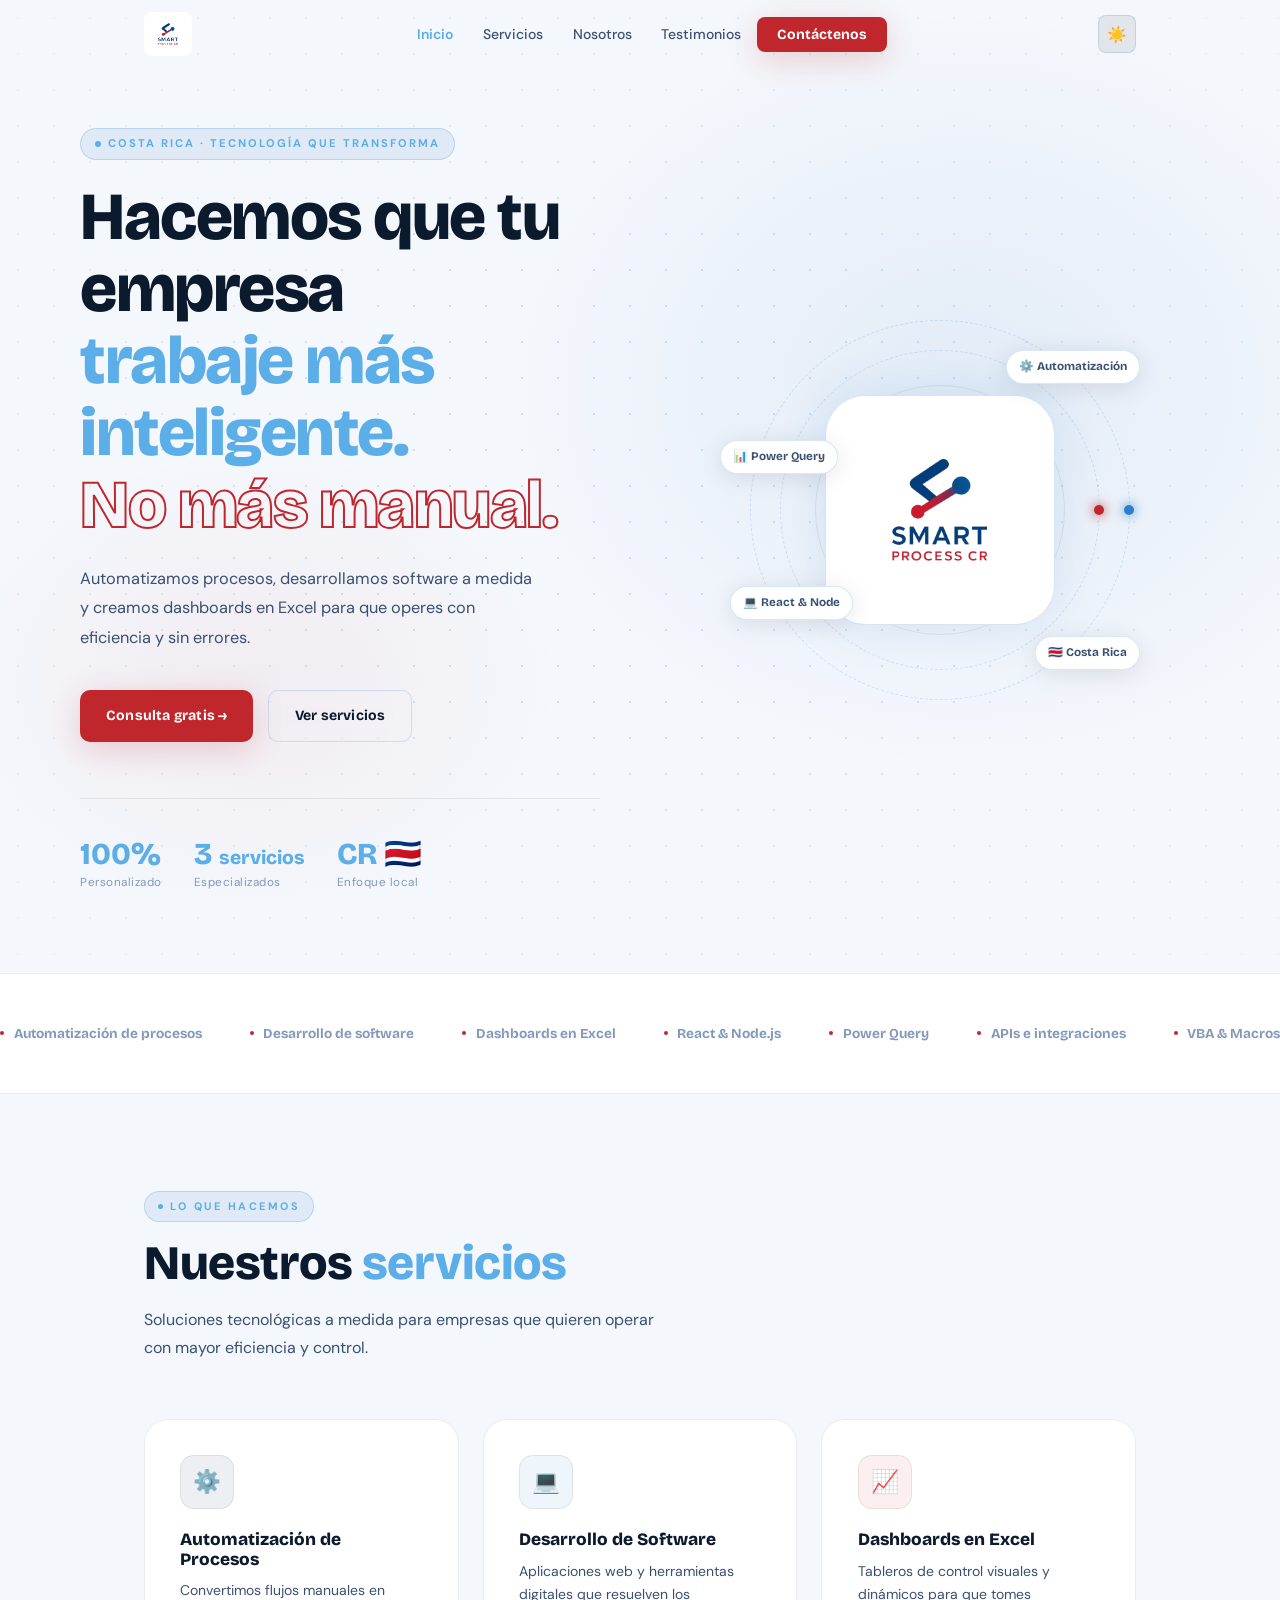
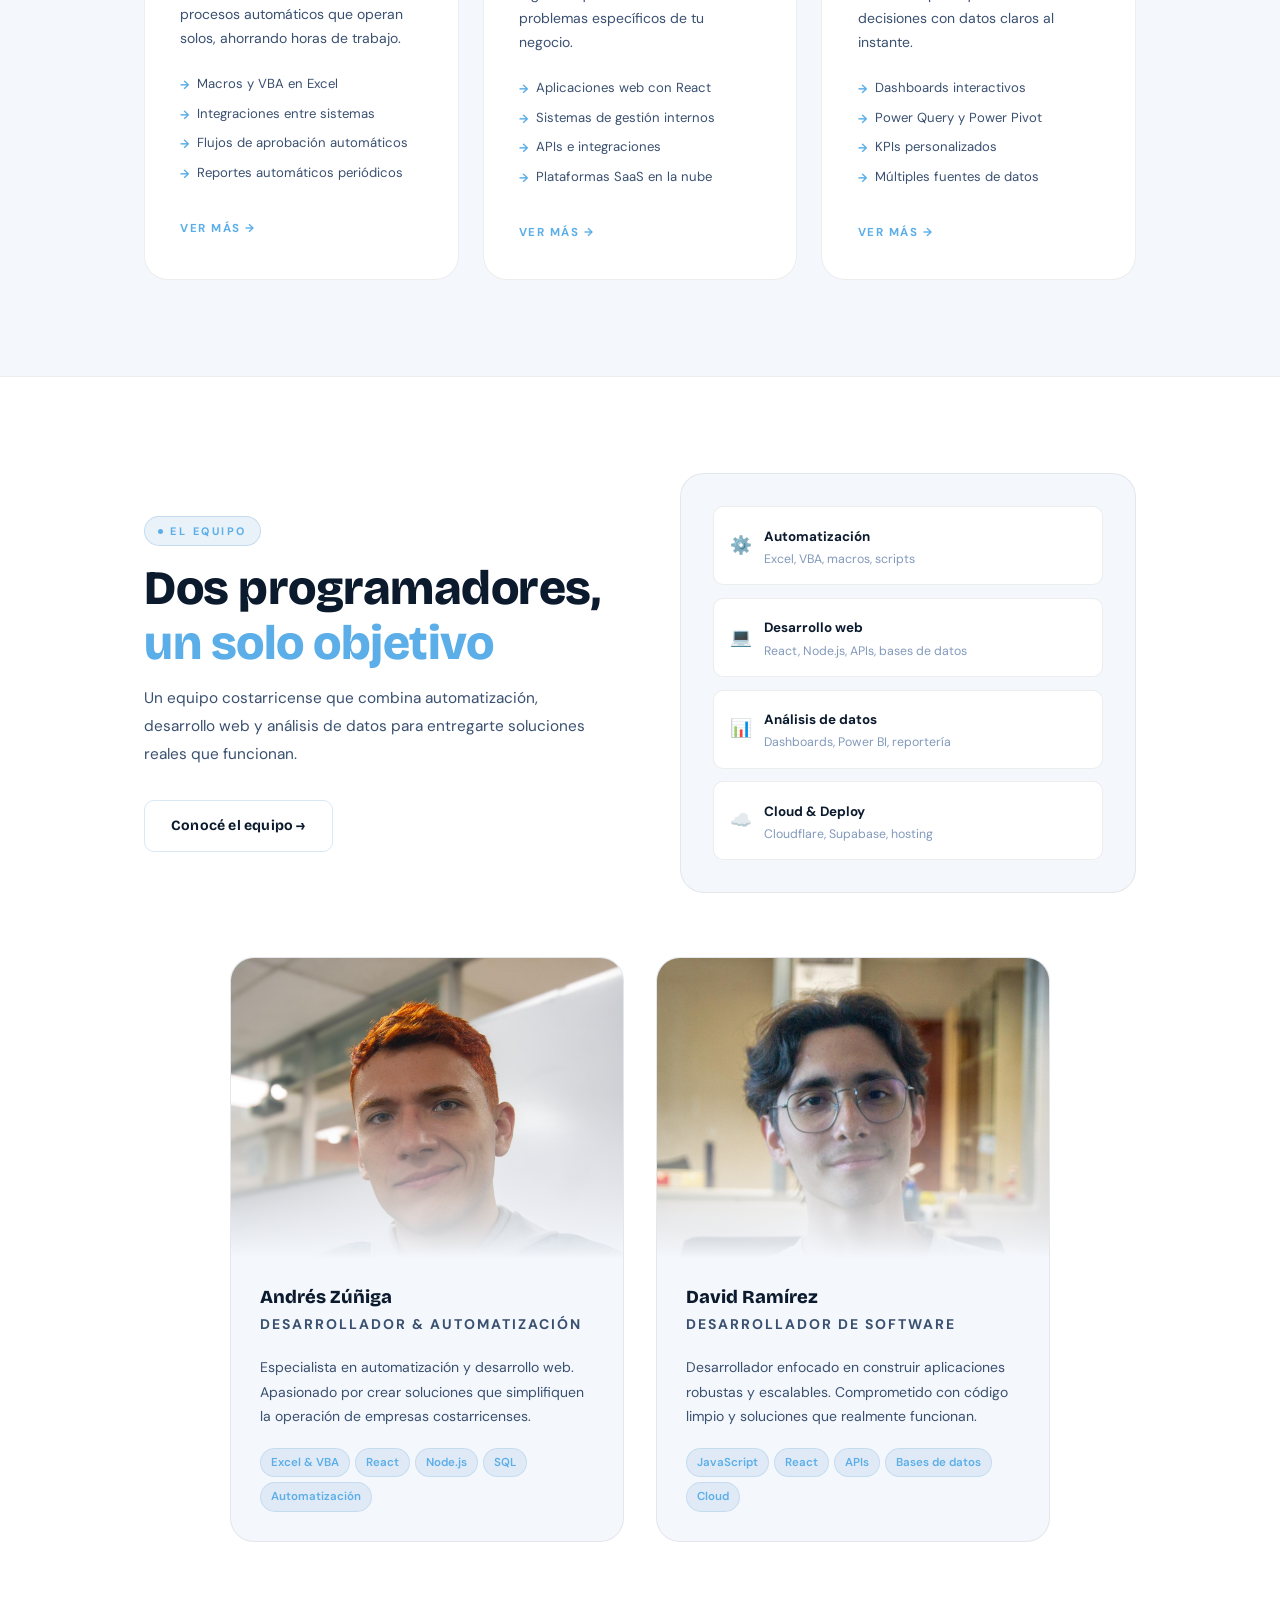
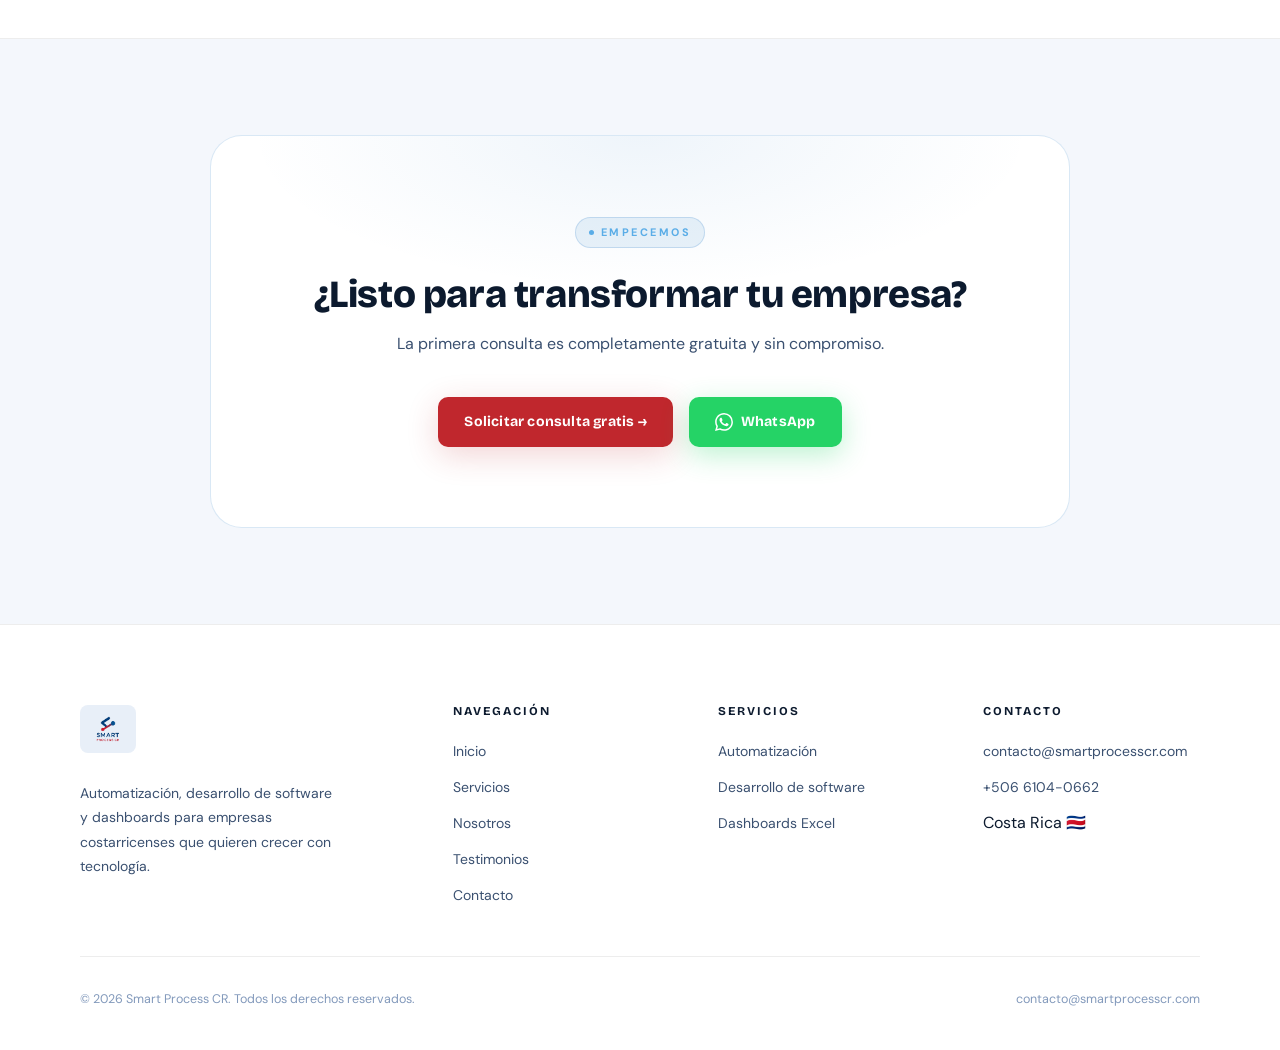
<file: index.html>
<!DOCTYPE html>
<html lang="es">
<head>
<meta charset="UTF-8"/>
<meta name="viewport" content="width=device-width, initial-scale=1.0"/>
<title>Smart Process CR | Automatización y Desarrollo de Software en Costa Rica</title>
<meta name="description" content="Automatizamos procesos, desarrollamos software a medida y creamos dashboards en Excel para empresas en Costa Rica. Consulta gratuita."/>
<meta name="keywords" content="automatización de procesos Costa Rica, desarrollo de software Costa Rica, dashboards Excel, VBA macros, React Node.js, Smart Process CR"/>
<meta name="author" content="Smart Process CR"/>
<meta name="robots" content="index, follow"/>
<meta name="google-site-verification" content="BAEIshDh8p-yCnTy0fV3lmQ-oF3_NEMjQHT_U4vtE6g"/>
<link rel="canonical" href="https://smartprocesscr.com/"/>

<!-- Favicons -->
<link rel="icon" type="image/x-icon" href="favicon.ico"/>
<link rel="icon" type="image/png" sizes="32x32" href="favicon.ico"/>
<link rel="apple-touch-icon" sizes="180x180" href="apple-touch-icon.png"/>
<link rel="icon" type="image/png" sizes="192x192" href="favicon-192.png"/>
<link rel="icon" type="image/png" sizes="512x512" href="favicon-512.png"/>

<!-- Open Graph (para compartir en redes sociales y vista previa en Google) -->
<meta property="og:type" content="website"/>
<meta property="og:url" content="https://smartprocesscr.com/"/>
<meta property="og:title" content="Smart Process CR | Automatización y Desarrollo de Software"/>
<meta property="og:description" content="Automatizamos procesos, desarrollamos software a medida y creamos dashboards en Excel para empresas en Costa Rica."/>
<meta property="og:image" content="https://smartprocesscr.com/favicon-512.png"/>
<meta property="og:locale" content="es_CR"/>
<meta property="og:site_name" content="Smart Process CR"/>

<!-- Twitter Card -->
<meta name="twitter:card" content="summary_large_image"/>
<meta name="twitter:title" content="Smart Process CR | Automatización y Desarrollo de Software"/>
<meta name="twitter:description" content="Automatizamos procesos, desarrollamos software a medida y creamos dashboards en Excel para empresas en Costa Rica."/>
<meta name="twitter:image" content="https://smartprocesscr.com/favicon-512.png"/>

<!-- Schema.org (datos estructurados para Google) -->
<script type="application/ld+json">
{
  "@context": "https://schema.org",
  "@type": "LocalBusiness",
  "name": "Smart Process CR",
  "description": "Automatización de procesos, desarrollo de software y dashboards en Excel para empresas en Costa Rica.",
  "url": "https://smartprocesscr.com",
  "logo": "https://smartprocesscr.com/favicon-512.png",
  "email": "contacto@smartprocesscr.com",
  "telephone": "+50661040662",
  "address": {
    "@type": "PostalAddress",
    "addressCountry": "CR",
    "addressRegion": "Costa Rica"
  },
  "sameAs": [],
  "serviceArea": { "@type": "Country", "name": "Costa Rica" },
  "priceRange": "$$"
}
</script>

<link rel="stylesheet" href="css/global.css"/>
<style>
/* ══ HERO ══ */
#hero {
  min-height: 100vh;
  display: flex; align-items: center;
  padding: 8rem 5% 5rem;
  position: relative; overflow: hidden;
}
/* Mesh background */
.hero-mesh {
  position: absolute; inset: 0; pointer-events: none; z-index: 0;
  background:
    radial-gradient(ellipse 55% 60% at 75% 40%, rgba(47,126,199,.11) 0%, transparent 65%),
    radial-gradient(ellipse 40% 40% at 20% 70%, rgba(192,39,45,.07) 0%, transparent 60%);
  transition: background .35s;
}
[data-theme="light"] .hero-mesh {
  background:
    radial-gradient(ellipse 55% 60% at 75% 40%, rgba(47,126,199,.09) 0%, transparent 65%),
    radial-gradient(ellipse 40% 40% at 20% 70%, rgba(192,39,45,.05) 0%, transparent 60%);
}
/* Grid dot pattern */
.hero-dots {
  position: absolute; inset: 0; pointer-events: none; z-index: 0;
  background-image: radial-gradient(circle, var(--border) 1px, transparent 1px);
  background-size: 36px 36px;
  mask-image: radial-gradient(ellipse 80% 80% at 50% 50%, black 30%, transparent 100%);
}

.hero-inner {
  max-width: 1120px; margin: 0 auto; width: 100%;
  display: grid; grid-template-columns: 1fr 1fr;
  gap: 5rem; align-items: center; position: relative; z-index: 1;
}

/* Left */
.hero-badge {
  display: inline-flex; align-items: center; gap: 7px;
  font-size: .7rem; font-weight: 700; letter-spacing: 2px; text-transform: uppercase;
  color: var(--blue-h); background: rgba(47,126,199,.1);
  border: 1px solid rgba(47,126,199,.22); border-radius: 20px;
  padding: 5px 14px; margin-bottom: 1.4rem;
}
.hero-badge::before { content:''; width:6px;height:6px;border-radius:50%;background:var(--blue-h);animation:blink 2s infinite; }

.hero-h1 {
  font-size: clamp(2.6rem, 5.5vw, 4.2rem);
  font-weight: 800; color: var(--text1);
  letter-spacing: -1.5px; line-height: 1.07;
  margin-bottom: 1.4rem;
}
.hero-h1 .line2 { color: var(--blue-h); display: block; }
.hero-h1 .line3 {
  color: transparent;
  -webkit-text-stroke: 1.5px var(--red);
  display: block;
}
[data-theme="light"] .hero-h1 .line3 { -webkit-text-stroke: 2px var(--red); }

.hero-p { font-size: 1.02rem; color: var(--text2); margin-bottom: 2.4rem; max-width: 460px; line-height: 1.8; }
.hero-btns { display: flex; gap: .9rem; flex-wrap: wrap; margin-bottom: 3.5rem; }

.hero-metrics {
  display: flex; gap: 2rem;
  padding-top: 2.5rem; border-top: 1px solid var(--border2);
}
.metric-num {
  font-family: var(--font-h); font-size: 1.9rem; font-weight: 800;
  color: var(--text1); line-height: 1;
}
.metric-num span { color: var(--blue-h); }
.metric-label { font-size: .73rem; color: var(--text3); letter-spacing: .5px; margin-top: .2rem; }

/* Right — logo visual */
.hero-visual {
  display: flex; align-items: center; justify-content: center;
  position: relative;
}
.logo-frame {
  width: 380px; height: 380px;
  display: flex; align-items: center; justify-content: center;
  position: relative;
}
/* Animated rings */
.ring {
  position: absolute; border-radius: 50%;
  border: 1px dashed var(--border);
  animation: spin 20s linear infinite;
}
.ring-1 { inset: 0; animation-duration: 22s; }
.ring-2 { inset: 30px; animation-direction: reverse; animation-duration: 16s; }
.ring-3 { inset: 65px; animation-duration: 28s; border-style: solid; border-color: var(--border2); }
@keyframes spin { to { transform: rotate(360deg); } }

/* Dots on rings */
.ring-dot {
  position: absolute; width: 10px; height: 10px; border-radius: 50%;
  top: 50%; left: 50%; transform-origin: 0 0;
}
.rd-blue { background: var(--blue); box-shadow: 0 0 12px var(--blue); }
.rd-red  { background: var(--red);  box-shadow: 0 0 12px var(--red); }

/* Logo container */
.logo-center {
  position: relative; z-index: 2;
  width: 230px; height: 230px;
  background: var(--bg2);
  border: 1px solid var(--border);
  border-radius: 40px;
  display: flex; align-items: center; justify-content: center;
  box-shadow: var(--sh-blue);
  animation: float 5s ease-in-out infinite;
}
.logo-center img {
  width: 170px; height: 170px; object-fit: contain;
  /* PNG has black bg — clip it out with mix-blend-mode in dark, show bg in light */
}
/* Dark: logo tiene fondo negro → usamos lighten para que se transparente */
:root:not([data-theme="light"]) .logo-center img,
[data-theme="dark"] .logo-center img {
  mix-blend-mode: lighten;
}
/* Light: ponemos el contenedor con fondo blanco limpio */
[data-theme="light"] .logo-center { background: #fff; border-color: rgba(47,126,199,.2); }
[data-theme="light"] .logo-center img { mix-blend-mode: multiply; }

@keyframes float { 0%,100%{transform:translateY(0)} 50%{transform:translateY(-14px)} }

/* Floating tech pills */
.tech-pill {
  position: absolute; background: var(--bg2); border: 1px solid var(--border);
  border-radius: 20px; padding: 6px 12px;
  font-family: var(--font-h); font-size: .73rem; font-weight: 700; color: var(--text2);
  white-space: nowrap; animation: float 4s ease-in-out infinite;
  box-shadow: var(--sh-card); z-index: 3;
}
.pill-1 { top: 30px; right: -10px; animation-delay: 0s; }
.pill-2 { bottom: 80px; left: -20px; animation-delay: -1.5s; }
.pill-3 { top: 120px; left: -30px; animation-delay: -.8s; }
.pill-4 { bottom: 30px; right: -10px; animation-delay: -2.2s; }

/* ══ SERVICES ══ */
#servicios { padding: 6rem 0; }
.srv-grid { display: grid; grid-template-columns: repeat(3,1fr); gap: 1.5rem; }
.srv-card {
  background: var(--bg2); border: 1px solid var(--border2);
  border-radius: var(--r-lg); padding: 2.2rem;
  transition: all .35s ease; position: relative; overflow: hidden;
}
.srv-card::before {
  content: ''; position: absolute; top: 0; left: 0; right: 0; height: 3px;
  background: linear-gradient(90deg, var(--blue) 0%, var(--red) 100%);
  transform: scaleX(0); transition: transform .4s ease;
  transform-origin: left;
}
.srv-card:hover { border-color: var(--border); box-shadow: var(--sh-blue); transform: translateY(-6px); }
.srv-card:hover::before { transform: scaleX(1); }

.srv-ico {
  width: 54px; height: 54px; border-radius: 14px;
  display: flex; align-items: center; justify-content: center;
  font-size: 1.4rem; margin-bottom: 1.3rem;
  border: 1px solid var(--border2);
}
.ico-a { background: rgba(27,58,107,.18); }
.ico-d { background: rgba(47,126,199,.14); }
.ico-x { background: rgba(192,39,45,.14); }
[data-theme="light"] .ico-a { background: rgba(27,58,107,.08); }
[data-theme="light"] .ico-d { background: rgba(47,126,199,.08); }
[data-theme="light"] .ico-x { background: rgba(192,39,45,.07); }

.srv-card h3 { font-size: 1.08rem; font-weight: 800; color: var(--text1); margin-bottom: .6rem; }
.srv-card p  { font-size: .875rem; color: var(--text2); line-height: 1.7; margin-bottom: 1.4rem; }
.srv-items   { list-style: none; display: flex; flex-direction: column; gap: .45rem; margin-bottom: 1.8rem; }
.srv-items li { font-size: .82rem; color: var(--text2); display: flex; gap: 8px; }
.srv-items li::before { content:'→'; color:var(--blue-h); font-weight:700; font-size:.75rem; margin-top:2px; flex-shrink:0; }
.srv-more { font-size: .72rem; font-weight: 700; text-transform: uppercase; letter-spacing: 1.5px; color: var(--blue-h); text-decoration: none; display: inline-flex; align-items: center; gap: 5px; transition: gap .2s; }
.srv-more:hover { gap: 10px; }

/* ══ MARQUEE ══ */
#marquee { padding: 3rem 0; overflow: hidden; border-top: 1px solid var(--border2); border-bottom: 1px solid var(--border2); background: var(--bg2); }
.marquee-track {
  display: flex; gap: 3rem; width: max-content;
  animation: marquee 22s linear infinite;
}
@keyframes marquee { to { transform: translateX(-50%); } }
.marquee-item { display: flex; align-items: center; gap: .6rem; font-family: var(--font-h); font-weight: 700; font-size: .85rem; color: var(--text3); white-space: nowrap; }
.marquee-item .dot { width: 4px; height: 4px; border-radius: 50%; background: var(--red); }

/* ══ EQUIPO ══ */
#equipo { padding: 6rem 0; background: var(--bg2); border-top: 1px solid var(--border2); border-bottom: 1px solid var(--border2); }
.equipo-header { display: grid; grid-template-columns: 1fr 1fr; gap: 5rem; align-items: center; margin-bottom: 4rem; }
.skills-box {
  background: var(--bg); border: 1px solid var(--border2);
  border-radius: var(--r-lg); padding: 2rem; display: flex; flex-direction: column; gap: .8rem;
}
.skill-row {
  display: flex; align-items: center; gap: 12px; padding: .9rem 1rem;
  background: var(--bg2); border: 1px solid var(--border2);
  border-radius: var(--r-sm); transition: border-color .25s;
}
.skill-row:hover { border-color: var(--border); }
.skill-row .si { font-size: 1.1rem; }
.skill-row strong { font-size: .84rem; font-weight: 700; color: var(--text1); }
.skill-row span   { font-size: .77rem; color: var(--text3); display: block; }

.team-grid { display: grid; grid-template-columns: repeat(2,1fr); gap: 2rem; max-width: 820px; margin: 0 auto; }
.team-card {
  background: var(--bg); border: 1px solid var(--border2);
  border-radius: var(--r-lg); overflow: hidden;
  transition: all .35s ease;
}
.team-card:hover { border-color: var(--border); box-shadow: var(--sh-card); transform: translateY(-5px); }
.tc-photo { position: relative; height: 300px; overflow: hidden; }
.tc-photo img { width:100%; height:100%; object-fit:cover; object-position:center top; transition:transform .5s ease; }
.team-card:hover .tc-photo img { transform: scale(1.05); }
.tc-overlay { position:absolute;inset:0;background:linear-gradient(to top,var(--bg) 0%,transparent 55%); }
.tc-body { padding: 1.8rem; }
.tc-body h3 { font-size:1.15rem;font-weight:800;color:var(--text1);margin-bottom:.2rem; }
.tc-role { font-size:.7rem;font-weight:700;letter-spacing:2px;text-transform:uppercase;color:var(--blue-h);margin-bottom:1rem; }
.tc-body p { font-size:.875rem;color:var(--text2);line-height:1.75;margin-bottom:1.2rem; }
.chips { display:flex;flex-wrap:wrap;gap:5px; }
.chip { background:rgba(47,126,199,.1);border:1px solid rgba(47,126,199,.14);color:var(--blue-h);font-size:.72rem;font-weight:600;padding:4px 10px;border-radius:20px; }

/* ══ CTA ══ */
#cta { padding: 6rem 0; }
.cta-card {
  max-width: 860px; margin: 0 auto;
  background: var(--bg2); border: 1px solid var(--border);
  border-radius: var(--r-xl); padding: 5rem 4rem; text-align: center;
  position: relative; overflow: hidden;
}
.cta-card::before {
  content:''; position:absolute; inset:0;
  background: radial-gradient(ellipse 70% 60% at 50% 0%, rgba(47,126,199,.08) 0%, transparent 65%);
  pointer-events:none;
}
.cta-card h2 { font-size: clamp(1.8rem,3vw,2.5rem); font-weight:800; color:var(--text1); margin-bottom:.9rem; letter-spacing:-.4px; }
.cta-card p  { font-size:1rem;color:var(--text2);margin-bottom:2.5rem; }
.cta-btns    { display:flex;gap:1rem;justify-content:center;flex-wrap:wrap; }
.btn-wa { background:#25D366;color:#fff;box-shadow:0 8px 28px rgba(37,211,102,.3); }
.btn-wa:hover { background:#1fba58;box-shadow:0 12px 36px rgba(37,211,102,.4); }

/* ══ RESPONSIVE ══ */
@media(max-width:900px){
  .hero-inner{grid-template-columns:1fr;text-align:center;gap:3rem}
  .hero-p{margin:0 auto 2.4rem}
  .hero-btns{justify-content:center}
  .hero-metrics{justify-content:center}
  .hero-visual{order:-1}
  .logo-frame{width:280px;height:280px}
  .logo-center{width:180px;height:180px;border-radius:30px}
  .logo-center img{width:130px;height:130px}
  .tech-pill{display:none}
  .srv-grid{grid-template-columns:1fr}
  .equipo-header{grid-template-columns:1fr;gap:2.5rem}
  .team-grid{grid-template-columns:1fr}
  .cta-card{padding:3.5rem 2rem}
}
@media(max-width:560px){.hero-metrics{flex-wrap:wrap;gap:1.5rem}}
</style>
</head>
<body>
<div id="nav-placeholder"></div>

<!-- ══ HERO ══ -->
<section id="hero">
  <div class="hero-mesh"></div>
  <div class="hero-dots"></div>
  <div class="hero-inner">

    <div class="hero-text">
      <div class="hero-badge">Costa Rica · Tecnología que transforma</div>
      <h1 class="hero-h1">
        Hacemos que tu empresa<br>
        <span class="line2">trabaje más inteligente.</span>
        <span class="line3">No más manual.</span>
      </h1>
      <p class="hero-p">Automatizamos procesos, desarrollamos software a medida y creamos dashboards en Excel para que operes con eficiencia y sin errores.</p>
      <div class="hero-btns">
        <a href="pages/contacto.html" class="btn btn-red">Consulta gratis →</a>
        <a href="pages/servicios.html" class="btn btn-outline">Ver servicios</a>
      </div>
      <div class="hero-metrics">
        <div>
          <div class="metric-num"><span data-count="100" data-suffix="%">0%</span></div>
          <div class="metric-label">Personalizado</div>
        </div>
        <div>
          <div class="metric-num"><span data-count="3">0</span> <span style="color:var(--blue-h);font-size:1.2rem">servicios</span></div>
          <div class="metric-label">Especializados</div>
        </div>
        <div>
          <div class="metric-num" style="color:var(--blue-h)">CR 🇨🇷</div>
          <div class="metric-label">Enfoque local</div>
        </div>
      </div>
    </div>

    <div class="hero-visual reveal right">
      <div class="logo-frame">
        <div class="ring ring-1"></div>
        <div class="ring ring-2"></div>
        <div class="ring ring-3"></div>
        <!-- Animated dot on outer ring -->
        <div style="position:absolute;inset:0;animation:spin 10s linear infinite;border-radius:50%">
          <div class="ring-dot rd-blue" style="transform:translateX(-50%) translateY(-50%) rotate(0deg) translateX(189px)"></div>
        </div>
        <div style="position:absolute;inset:0;animation:spin 14s linear infinite reverse;border-radius:50%">
          <div class="ring-dot rd-red" style="transform:translateX(-50%) translateY(-50%) translateX(159px)"></div>
        </div>
        <div class="logo-center">
          <img src="imagenes/logo.png" alt="Smart Process CR"/>
        </div>
        <div class="tech-pill pill-1">⚙️ Automatización</div>
        <div class="tech-pill pill-2">💻 React & Node</div>
        <div class="tech-pill pill-3">📊 Power Query</div>
        <div class="tech-pill pill-4">🇨🇷 Costa Rica</div>
      </div>
    </div>

  </div>
</section>

<!-- ══ MARQUEE ══ -->
<div id="marquee">
  <div class="marquee-track">
    <span class="marquee-item"><span class="dot"></span>Automatización de procesos</span>
    <span class="marquee-item"><span class="dot"></span>Desarrollo de software</span>
    <span class="marquee-item"><span class="dot"></span>Dashboards en Excel</span>
    <span class="marquee-item"><span class="dot"></span>React &amp; Node.js</span>
    <span class="marquee-item"><span class="dot"></span>Power Query</span>
    <span class="marquee-item"><span class="dot"></span>APIs e integraciones</span>
    <span class="marquee-item"><span class="dot"></span>VBA &amp; Macros</span>
    <span class="marquee-item"><span class="dot"></span>Sistemas SaaS</span>
    <span class="marquee-item"><span class="dot"></span>Costa Rica 🇨🇷</span>
    <!-- duplicate for seamless loop -->
    <span class="marquee-item"><span class="dot"></span>Automatización de procesos</span>
    <span class="marquee-item"><span class="dot"></span>Desarrollo de software</span>
    <span class="marquee-item"><span class="dot"></span>Dashboards en Excel</span>
    <span class="marquee-item"><span class="dot"></span>React &amp; Node.js</span>
    <span class="marquee-item"><span class="dot"></span>Power Query</span>
    <span class="marquee-item"><span class="dot"></span>APIs e integraciones</span>
    <span class="marquee-item"><span class="dot"></span>VBA &amp; Macros</span>
    <span class="marquee-item"><span class="dot"></span>Sistemas SaaS</span>
    <span class="marquee-item"><span class="dot"></span>Costa Rica 🇨🇷</span>
  </div>
</div>

<!-- ══ SERVICIOS ══ -->
<section id="servicios">
  <div class="section-inner">
    <span class="tag">Lo que hacemos</span>
    <h2 class="h-title">Nuestros <em>servicios</em></h2>
    <p class="h-sub">Soluciones tecnológicas a medida para empresas que quieren operar con mayor eficiencia y control.</p>
    <div class="srv-grid">
      <div class="srv-card reveal up">
        <div class="srv-ico ico-a">⚙️</div>
        <h3>Automatización de Procesos</h3>
        <p>Convertimos flujos manuales en procesos automáticos que operan solos, ahorrando horas de trabajo.</p>
        <ul class="srv-items">
          <li>Macros y VBA en Excel</li>
          <li>Integraciones entre sistemas</li>
          <li>Flujos de aprobación automáticos</li>
          <li>Reportes automáticos periódicos</li>
        </ul>
        <a href="pages/servicios.html#automatizacion" class="srv-more">Ver más →</a>
      </div>
      <div class="srv-card reveal up" style="transition-delay:.1s">
        <div class="srv-ico ico-d">💻</div>
        <h3>Desarrollo de Software</h3>
        <p>Aplicaciones web y herramientas digitales que resuelven los problemas específicos de tu negocio.</p>
        <ul class="srv-items">
          <li>Aplicaciones web con React</li>
          <li>Sistemas de gestión internos</li>
          <li>APIs e integraciones</li>
          <li>Plataformas SaaS en la nube</li>
        </ul>
        <a href="pages/servicios.html#software" class="srv-more">Ver más →</a>
      </div>
      <div class="srv-card reveal up" style="transition-delay:.2s">
        <div class="srv-ico ico-x">📈</div>
        <h3>Dashboards en Excel</h3>
        <p>Tableros de control visuales y dinámicos para que tomes decisiones con datos claros al instante.</p>
        <ul class="srv-items">
          <li>Dashboards interactivos</li>
          <li>Power Query y Power Pivot</li>
          <li>KPIs personalizados</li>
          <li>Múltiples fuentes de datos</li>
        </ul>
        <a href="pages/servicios.html#dashboards" class="srv-more">Ver más →</a>
      </div>
    </div>
  </div>
</section>

<!-- ══ EQUIPO ══ -->
<section id="equipo">
  <div class="section-inner">
    <div class="equipo-header">
      <div class="reveal left">
        <span class="tag">El equipo</span>
        <h2 class="h-title">Dos programadores,<br><em>un solo objetivo</em></h2>
        <p style="color:var(--text2);font-size:.96rem;line-height:1.8;margin-bottom:2rem">Un equipo costarricense que combina automatización, desarrollo web y análisis de datos para entregarte soluciones reales que funcionan.</p>
        <a href="pages/nosotros.html" class="btn btn-outline">Conocé el equipo →</a>
      </div>
      <div class="skills-box reveal right">
        <div class="skill-row"><span class="si">⚙️</span><div><strong>Automatización</strong><span>Excel, VBA, macros, scripts</span></div></div>
        <div class="skill-row"><span class="si">💻</span><div><strong>Desarrollo web</strong><span>React, Node.js, APIs, bases de datos</span></div></div>
        <div class="skill-row"><span class="si">📊</span><div><strong>Análisis de datos</strong><span>Dashboards, Power BI, reportería</span></div></div>
        <div class="skill-row"><span class="si">☁️</span><div><strong>Cloud &amp; Deploy</strong><span>Cloudflare, Supabase, hosting</span></div></div>
      </div>
    </div>
    <div class="team-grid">
      <div class="team-card reveal up">
        <div class="tc-photo">
          <img src="imagenes/andres.jpeg" alt="Andrés Zúñiga"/>
          <div class="tc-overlay"></div>
        </div>
        <div class="tc-body">
          <h3>Andrés Zúñiga</h3>
          <p class="tc-role">Desarrollador & Automatización</p>
          <p>Especialista en automatización y desarrollo web. Apasionado por crear soluciones que simplifiquen la operación de empresas costarricenses.</p>
          <div class="chips">
            <span class="chip">Excel & VBA</span><span class="chip">React</span><span class="chip">Node.js</span><span class="chip">SQL</span><span class="chip">Automatización</span>
          </div>
        </div>
      </div>
      <div class="team-card reveal up" style="transition-delay:.12s">
        <div class="tc-photo">
          <img src="imagenes/david.jpeg" alt="David Ramírez"/>
          <div class="tc-overlay"></div>
        </div>
        <div class="tc-body">
          <h3>David Ramírez</h3>
          <p class="tc-role">Desarrollador de Software</p>
          <p>Desarrollador enfocado en construir aplicaciones robustas y escalables. Comprometido con código limpio y soluciones que realmente funcionan.</p>
          <div class="chips">
            <span class="chip">JavaScript</span><span class="chip">React</span><span class="chip">APIs</span><span class="chip">Bases de datos</span><span class="chip">Cloud</span>
          </div>
        </div>
      </div>
    </div>
  </div>
</section>

<!-- ══ CTA ══ -->
<section id="cta">
  <div class="section-inner">
    <div class="cta-card reveal up">
      <span class="tag" style="margin-bottom:1.5rem">Empecemos</span>
      <h2>¿Listo para transformar tu empresa?</h2>
      <p>La primera consulta es completamente gratuita y sin compromiso.</p>
      <div class="cta-btns">
        <a href="pages/contacto.html" class="btn btn-red">Solicitar consulta gratis →</a>
        <a href="https://wa.me/50661040662" target="_blank" class="btn btn-wa">
          <svg width="18" height="18" viewBox="0 0 24 24" fill="currentColor"><path d="M17.472 14.382c-.297-.149-1.758-.867-2.03-.967-.273-.099-.471-.148-.67.15-.197.297-.767.966-.94 1.164-.173.199-.347.223-.644.075-.297-.15-1.255-.463-2.39-1.475-.883-.788-1.48-1.761-1.653-2.059-.173-.297-.018-.458.13-.606.134-.133.298-.347.446-.52.149-.174.198-.298.298-.497.099-.198.05-.371-.025-.52-.075-.149-.669-1.612-.916-2.207-.242-.579-.487-.5-.669-.51-.173-.008-.371-.01-.57-.01-.198 0-.52.074-.792.372-.272.297-1.04 1.016-1.04 2.479 0 1.462 1.065 2.875 1.213 3.074.149.198 2.096 3.2 5.077 4.487.709.306 1.262.489 1.694.625.712.227 1.36.195 1.871.118.571-.085 1.758-.719 2.006-1.413.248-.694.248-1.289.173-1.413-.074-.124-.272-.198-.57-.347m-5.421 7.403h-.004a9.87 9.87 0 01-5.031-1.378l-.361-.214-3.741.982.998-3.648-.235-.374a9.86 9.86 0 01-1.51-5.26c.001-5.45 4.436-9.884 9.888-9.884 2.64 0 5.122 1.03 6.988 2.898a9.825 9.825 0 012.893 6.994c-.003 5.45-4.437 9.884-9.885 9.884m8.413-18.297A11.815 11.815 0 0012.05 0C5.495 0 .16 5.335.157 11.892c0 2.096.547 4.142 1.588 5.945L.057 24l6.305-1.654a11.882 11.882 0 005.683 1.448h.005c6.554 0 11.89-5.335 11.893-11.893a11.821 11.821 0 00-3.48-8.413Z"/></svg>
          WhatsApp
        </a>
      </div>
    </div>
  </div>
</section>

<div id="footer-placeholder"></div>
<script src="js/components.js"></script>
</body>
</html>
</file>
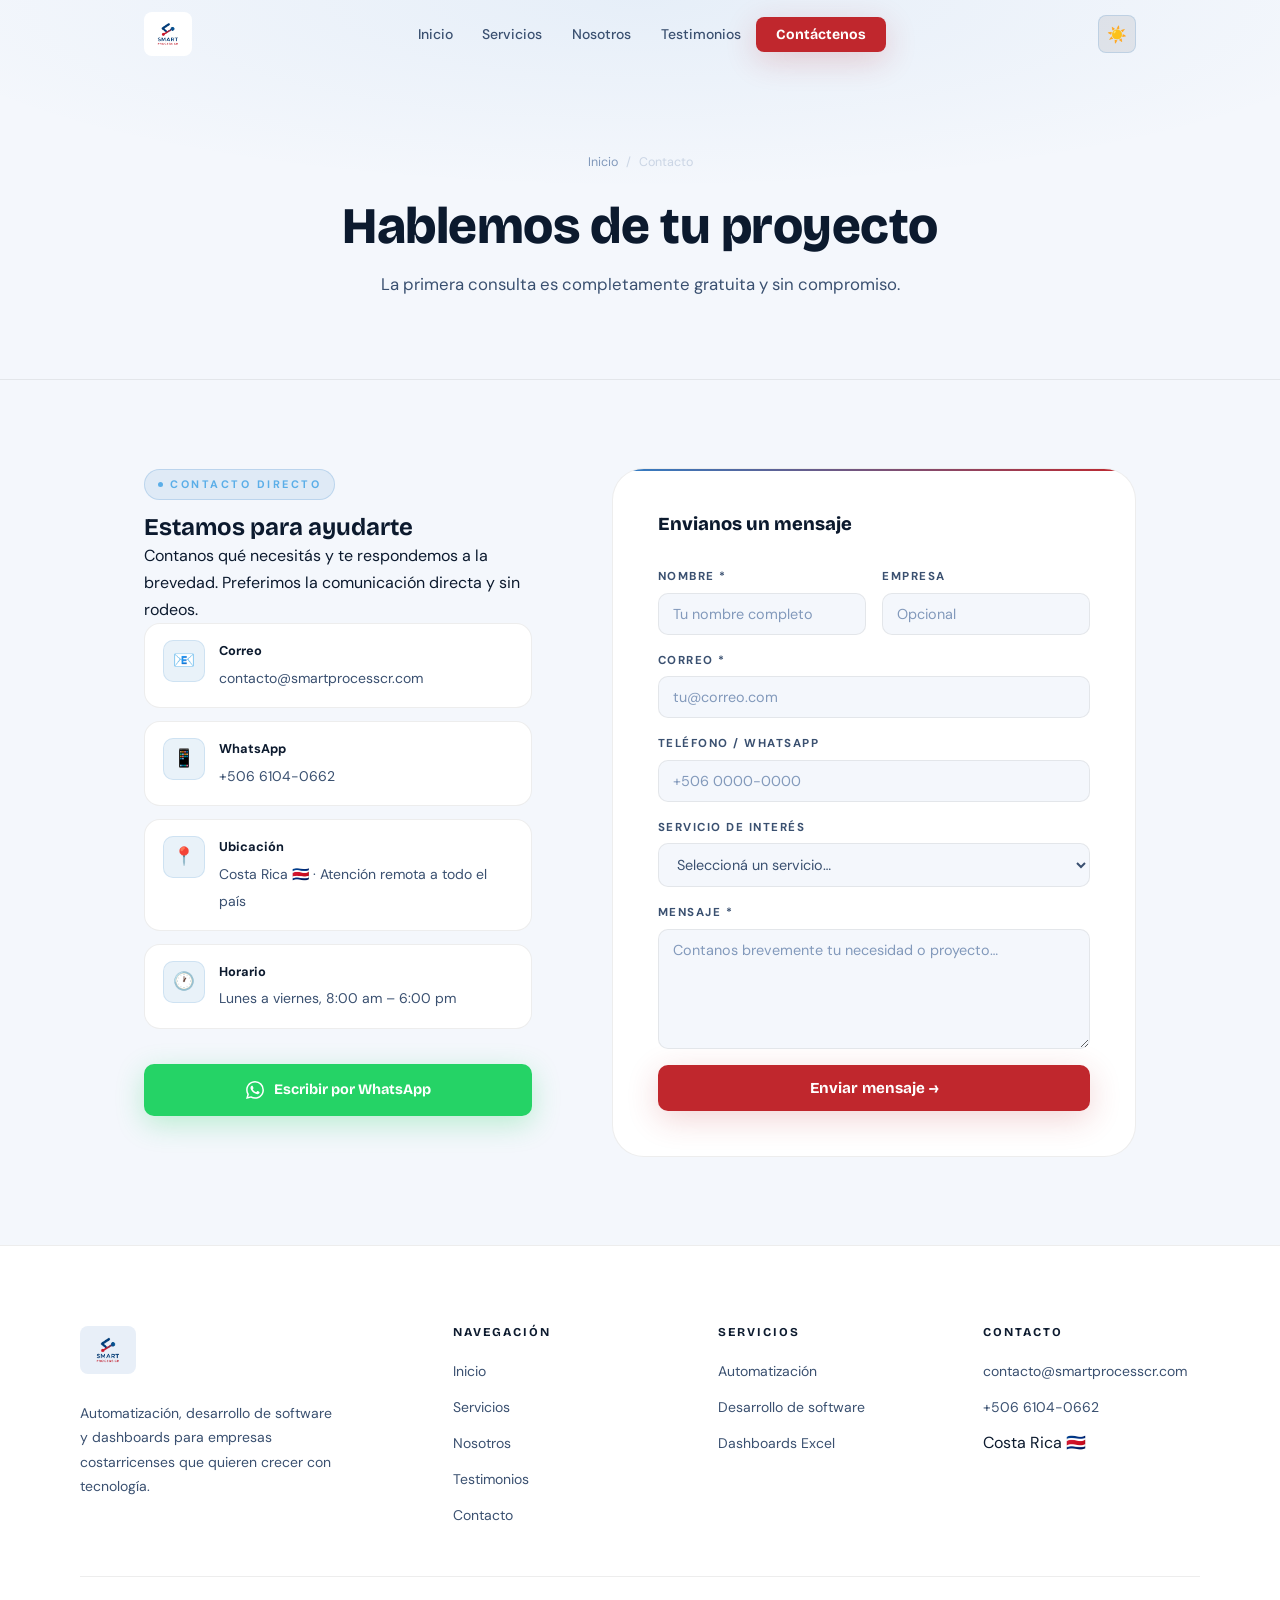
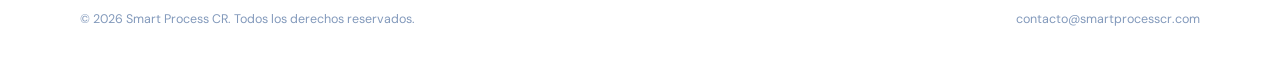
<file: pages/contacto.html>
<!DOCTYPE html>
<html lang="es">
<head>
<meta charset="UTF-8"/>
<meta name="viewport" content="width=device-width, initial-scale=1.0"/>
<title>Contacto | Smart Process CR</title>
<meta name="description" content="Contactá a Smart Process CR para una consulta gratuita sobre automatización de procesos, desarrollo de software o dashboards en Excel."/>
<meta name="robots" content="index, follow"/>
<link rel="canonical" href="https://smartprocesscr.com/pages/contacto.html"/>
<link rel="icon" type="image/x-icon" href="../favicon.ico"/>
<link rel="apple-touch-icon" sizes="180x180" href="../apple-touch-icon.png"/>
<link rel="icon" type="image/png" sizes="192x192" href="../favicon-192.png"/>
<meta property="og:title" content="Contacto | Smart Process CR"/>
<meta property="og:description" content="La primera consulta es completamente gratuita y sin compromiso."/>
<meta property="og:image" content="https://smartprocesscr.com/favicon-512.png"/>
<meta property="og:site_name" content="Smart Process CR"/>
<link rel="stylesheet" href="../css/global.css"/>
<style>
.contacto { padding: 5.5rem 0; }
.c-grid { display: grid; grid-template-columns: 1fr 1.35fr; gap: 5rem; align-items: start; }
.c-info h2 { font-size:clamp(1.6rem,2.5vw,2.1rem);font-weight:800;color:var(--text1);margin-bottom:.8rem;letter-spacing:-.3px; }
.c-info > p { color:var(--text2);margin-bottom:2.2rem;line-height:1.8;font-size:.95rem; }
.c-items { display:flex;flex-direction:column;gap:.8rem;margin-bottom:2.2rem; }
.c-item {
  display:flex;align-items:flex-start;gap:14px;padding:1rem 1.1rem;
  background:var(--bg2);border:1px solid var(--border2);border-radius:var(--r-md);
  transition:border-color .25s;
}
.c-item:hover { border-color:var(--border); }
.c-ico { width:42px;height:42px;border-radius:10px;background:rgba(47,126,199,.1);border:1px solid rgba(47,126,199,.14);display:flex;align-items:center;justify-content:center;font-size:1.1rem;flex-shrink:0; }
.c-data strong { display:block;font-size:.8rem;font-weight:700;color:var(--text1);margin-bottom:2px; }
.c-data a,.c-data span { font-size:.875rem;color:var(--text2);text-decoration:none;transition:color .2s; }
.c-data a:hover { color:var(--blue-h); }
.wa-big { display:flex;align-items:center;gap:10px;background:#25D366;color:#fff;padding:14px 22px;border-radius:var(--r-sm);font-family:var(--font-h);font-weight:700;font-size:.9rem;text-decoration:none;transition:all .3s;justify-content:center;box-shadow:0 8px 28px rgba(37,211,102,.28); }
.wa-big:hover { background:#1fba58;transform:translateY(-2px);box-shadow:0 12px 36px rgba(37,211,102,.38); }

/* Form */
.c-form {
  background:var(--bg2);border:1px solid var(--border2);
  border-radius:var(--r-xl);padding:2.8rem;position:relative;overflow:hidden;
}
.c-form::before { content:'';position:absolute;top:0;left:0;right:0;height:2px;background:linear-gradient(90deg,var(--blue),var(--red)); }
.c-form h3 { font-size:1.15rem;font-weight:800;color:var(--text1);margin-bottom:2rem; }
.f-row { display:grid;grid-template-columns:1fr 1fr;gap:1rem; }
.f-group { display:flex;flex-direction:column;gap:6px;margin-bottom:1rem; }
.f-group label { font-size:.72rem;font-weight:700;color:var(--text2);letter-spacing:1.5px;text-transform:uppercase; }
.f-group input,
.f-group select,
.f-group textarea {
  background:var(--bg);border:1.5px solid var(--border2);
  border-radius:var(--r-sm);padding:11px 14px;
  font-family:var(--font-b);font-size:.9rem;color:var(--text1);
  transition:border-color .2s,box-shadow .2s;outline:none;width:100%;
}
.f-group input::placeholder,
.f-group textarea::placeholder { color:var(--text3); }
.f-group input:focus,
.f-group select:focus,
.f-group textarea:focus { border-color:var(--blue);box-shadow:0 0 0 3px rgba(47,126,199,.1); }
/* Select light/dark fix */
.f-group select { color:var(--text2); }
.f-group select option { background:var(--bg2);color:var(--text1); }
.f-group textarea { resize:vertical;min-height:120px; }
.btn-send {
  background:var(--red);color:#fff;border:none;border-radius:var(--r-sm);
  padding:14px;font-family:var(--font-h);font-size:.95rem;font-weight:700;
  cursor:pointer;width:100%;transition:all .3s;display:flex;align-items:center;justify-content:center;gap:8px;
  box-shadow:var(--sh-red);
}
.btn-send:hover { background:var(--red-h);transform:translateY(-2px);box-shadow:0 12px 36px rgba(192,39,45,.38); }
.btn-send:disabled { opacity:.6;cursor:not-allowed;transform:none; }
.f-ok { display:none;background:rgba(37,211,102,.08);border:1px solid rgba(37,211,102,.2);border-radius:var(--r-sm);padding:1rem;font-size:.875rem;color:#2E7D32;margin-top:1rem;text-align:center; }
[data-theme="dark"] .f-ok { color:#66BB6A; }

@media(max-width:780px){ .c-grid{grid-template-columns:1fr} .f-row{grid-template-columns:1fr} }
</style>
</head>
<body>
<div id="nav-placeholder"></div>
<div class="page-hero">
  <div class="breadcrumb"><a href="../index.html">Inicio</a><span>/</span><span>Contacto</span></div>
  <h1>Hablemos de tu proyecto</h1>
  <p>La primera consulta es completamente gratuita y sin compromiso.</p>
</div>
<section class="contacto">
  <div class="section-inner">
    <div class="c-grid">
      <div class="reveal left">
        <span class="tag">Contacto directo</span>
        <h2>Estamos para ayudarte</h2>
        <p>Contanos qué necesitás y te respondemos a la brevedad. Preferimos la comunicación directa y sin rodeos.</p>
        <div class="c-items">
          <div class="c-item"><div class="c-ico">📧</div><div class="c-data"><strong>Correo</strong><a href="mailto:contacto@smartprocesscr.com">contacto@smartprocesscr.com</a></div></div>
          <div class="c-item"><div class="c-ico">📱</div><div class="c-data"><strong>WhatsApp</strong><a href="https://wa.me/50661040662" target="_blank">+506 6104-0662</a></div></div>
          <div class="c-item"><div class="c-ico">📍</div><div class="c-data"><strong>Ubicación</strong><span>Costa Rica 🇨🇷 · Atención remota a todo el país</span></div></div>
          <div class="c-item"><div class="c-ico">🕐</div><div class="c-data"><strong>Horario</strong><span>Lunes a viernes, 8:00 am – 6:00 pm</span></div></div>
        </div>
        <a href="https://wa.me/50661040662" target="_blank" class="wa-big">
          <svg width="18" height="18" viewBox="0 0 24 24" fill="currentColor"><path d="M17.472 14.382c-.297-.149-1.758-.867-2.03-.967-.273-.099-.471-.148-.67.15-.197.297-.767.966-.94 1.164-.173.199-.347.223-.644.075-.297-.15-1.255-.463-2.39-1.475-.883-.788-1.48-1.761-1.653-2.059-.173-.297-.018-.458.13-.606.134-.133.298-.347.446-.52.149-.174.198-.298.298-.497.099-.198.05-.371-.025-.52-.075-.149-.669-1.612-.916-2.207-.242-.579-.487-.5-.669-.51-.173-.008-.371-.01-.57-.01-.198 0-.52.074-.792.372-.272.297-1.04 1.016-1.04 2.479 0 1.462 1.065 2.875 1.213 3.074.149.198 2.096 3.2 5.077 4.487.709.306 1.262.489 1.694.625.712.227 1.36.195 1.871.118.571-.085 1.758-.719 2.006-1.413.248-.694.248-1.289.173-1.413-.074-.124-.272-.198-.57-.347m-5.421 7.403h-.004a9.87 9.87 0 01-5.031-1.378l-.361-.214-3.741.982.998-3.648-.235-.374a9.86 9.86 0 01-1.51-5.26c.001-5.45 4.436-9.884 9.888-9.884 2.64 0 5.122 1.03 6.988 2.898a9.825 9.825 0 012.893 6.994c-.003 5.45-4.437 9.884-9.885 9.884m8.413-18.297A11.815 11.815 0 0012.05 0C5.495 0 .16 5.335.157 11.892c0 2.096.547 4.142 1.588 5.945L.057 24l6.305-1.654a11.882 11.882 0 005.683 1.448h.005c6.554 0 11.89-5.335 11.893-11.893a11.821 11.821 0 00-3.48-8.413Z"/></svg>
          Escribir por WhatsApp
        </a>
      </div>
      <div class="c-form reveal right">
        <h3>Envianos un mensaje</h3>
        <div class="f-row">
          <div class="f-group">
            <label for="nombre">Nombre *</label>
            <input type="text" id="nombre" name="nombre" placeholder="Tu nombre completo" required/>
          </div>
          <div class="f-group">
            <label for="empresa">Empresa</label>
            <input type="text" id="empresa" name="empresa" placeholder="Opcional"/>
          </div>
        </div>
        <div class="f-group">
          <label for="email">Correo *</label>
          <input type="email" id="email" name="email" placeholder="tu@correo.com" required/>
        </div>
        <div class="f-group">
          <label for="tel">Teléfono / WhatsApp</label>
          <input type="tel" id="tel" name="telefono" placeholder="+506 0000-0000"/>
        </div>
        <div class="f-group">
          <label for="servicio">Servicio de interés</label>
          <select id="servicio" name="servicio">
            <option value="">Seleccioná un servicio…</option>
            <option>Automatización de procesos</option>
            <option>Desarrollo de software</option>
            <option>Dashboards y reportería en Excel</option>
            <option>Otro / No estoy seguro</option>
          </select>
        </div>
        <div class="f-group">
          <label for="msg">Mensaje *</label>
          <textarea id="msg" name="mensaje" placeholder="Contanos brevemente tu necesidad o proyecto…" required></textarea>
        </div>
        <button class="btn-send" id="send-btn" type="button" onclick="enviar()">Enviar mensaje →</button>
        <div class="f-ok" id="f-ok">✅ ¡Gracias! Nos pondremos en contacto muy pronto.</div>
        <div class="f-err" id="f-err" style="display:none;background:rgba(192,39,45,.08);border:1px solid rgba(192,39,45,.2);border-radius:var(--r-sm);padding:1rem;font-size:.875rem;color:#C0272D;margin-top:1rem;text-align:center;">
          ❌ Hubo un problema al enviar. Intentá de nuevo o escribinos por WhatsApp.
        </div>
      </div>
    </div>
  </div>
</section>
<div id="footer-placeholder"></div>
<script src="../js/components.js"></script>
<script>
async function enviar() {
  const nombre  = document.getElementById('nombre').value.trim();
  const email   = document.getElementById('email').value.trim();
  const mensaje = document.getElementById('msg').value.trim();

  if (!nombre || !email || !mensaje) {
    alert('Por favor completá los campos obligatorios (*).');
    return;
  }

  const btn = document.getElementById('send-btn');
  btn.disabled = true;
  btn.textContent = 'Enviando…';
  document.getElementById('f-err').style.display = 'none';

  const data = {
    nombre:   nombre,
    email:    email,
    empresa:  document.getElementById('empresa').value.trim(),
    telefono: document.getElementById('tel').value.trim(),
    servicio: document.getElementById('servicio').value,
    mensaje:  mensaje
  };

  try {
    const res = await fetch('https://formspree.io/f/meernory', {
      method:  'POST',
      headers: { 'Content-Type': 'application/json', 'Accept': 'application/json' },
      body:    JSON.stringify(data)
    });

    if (res.ok) {
      document.getElementById('f-ok').style.display = 'block';
      btn.textContent = 'Mensaje enviado ✓';
      // Limpiar campos
      ['nombre','empresa','email','tel','msg'].forEach(id => document.getElementById(id).value = '');
      document.getElementById('servicio').value = '';
    } else {
      throw new Error('Error del servidor');
    }
  } catch (err) {
    document.getElementById('f-err').style.display = 'block';
    btn.disabled = false;
    btn.textContent = 'Enviar mensaje →';
  }
}
</script>
</body>
</html>
</file>
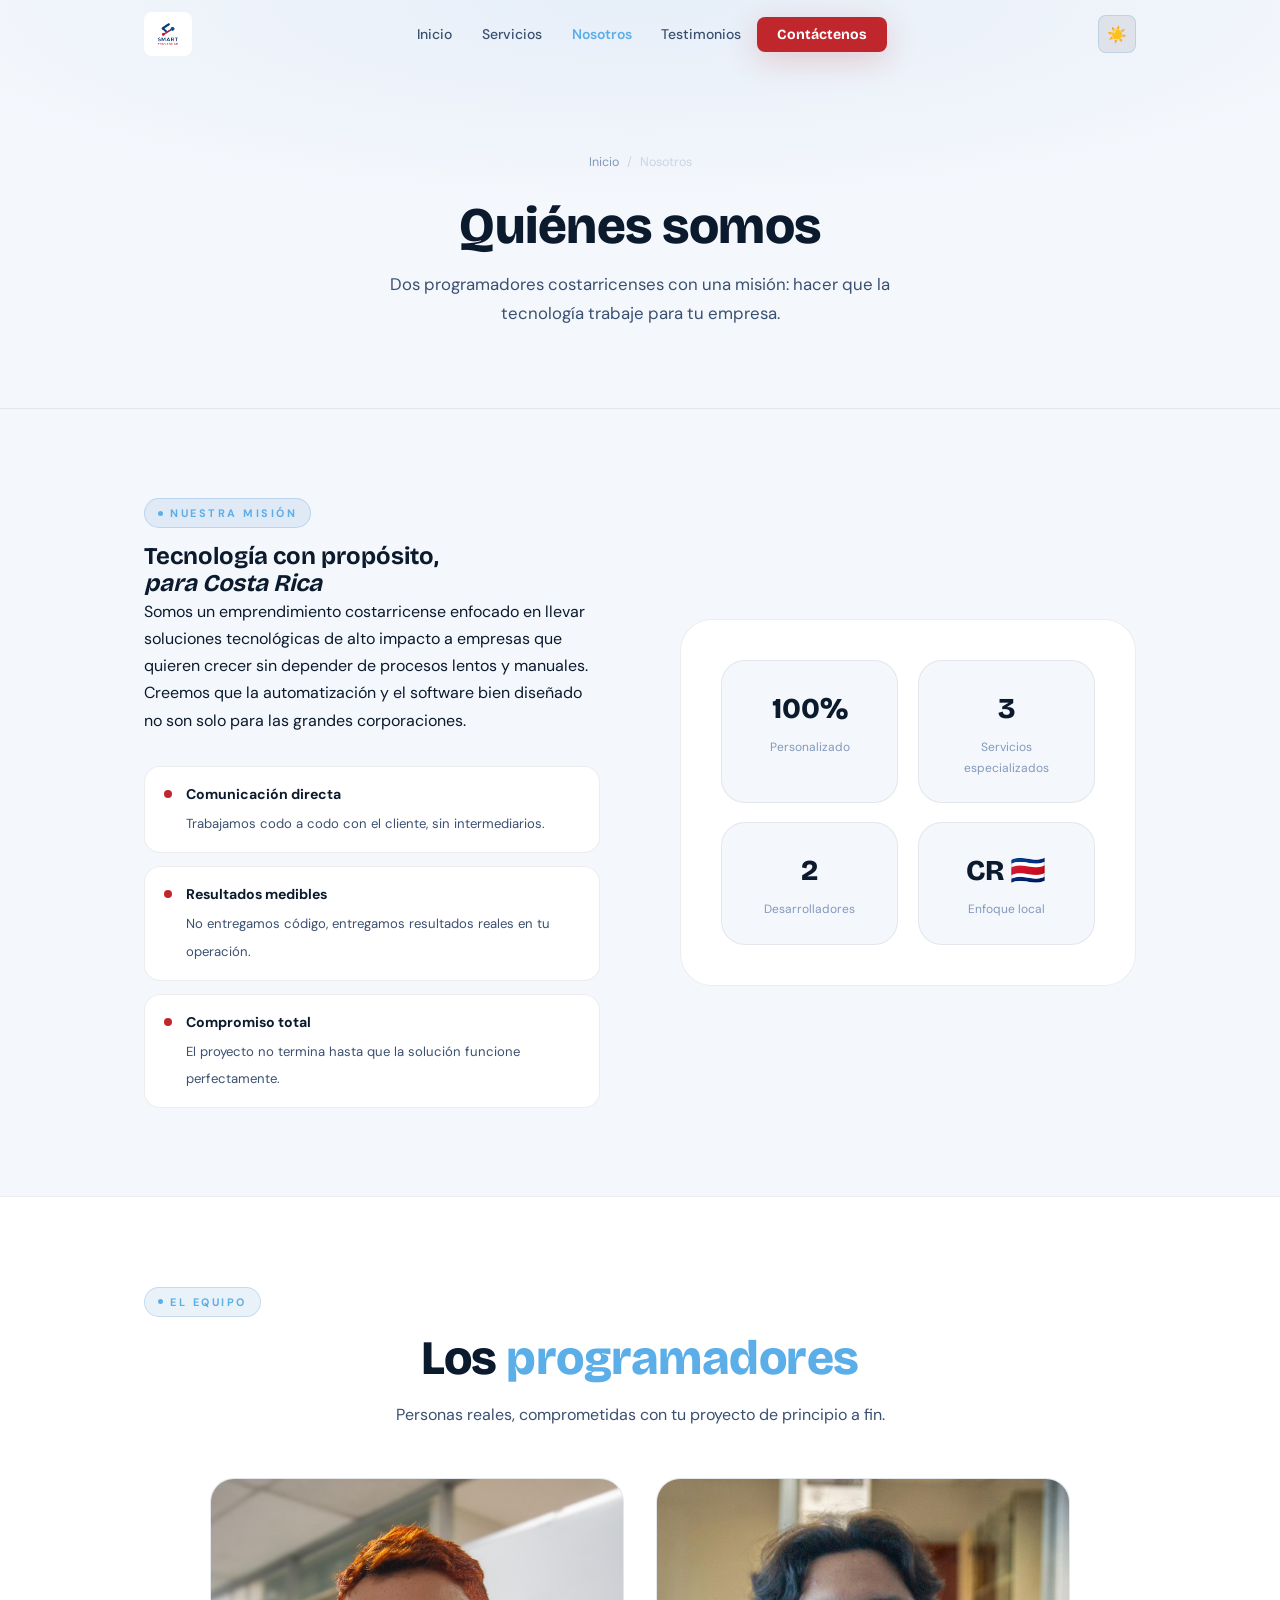
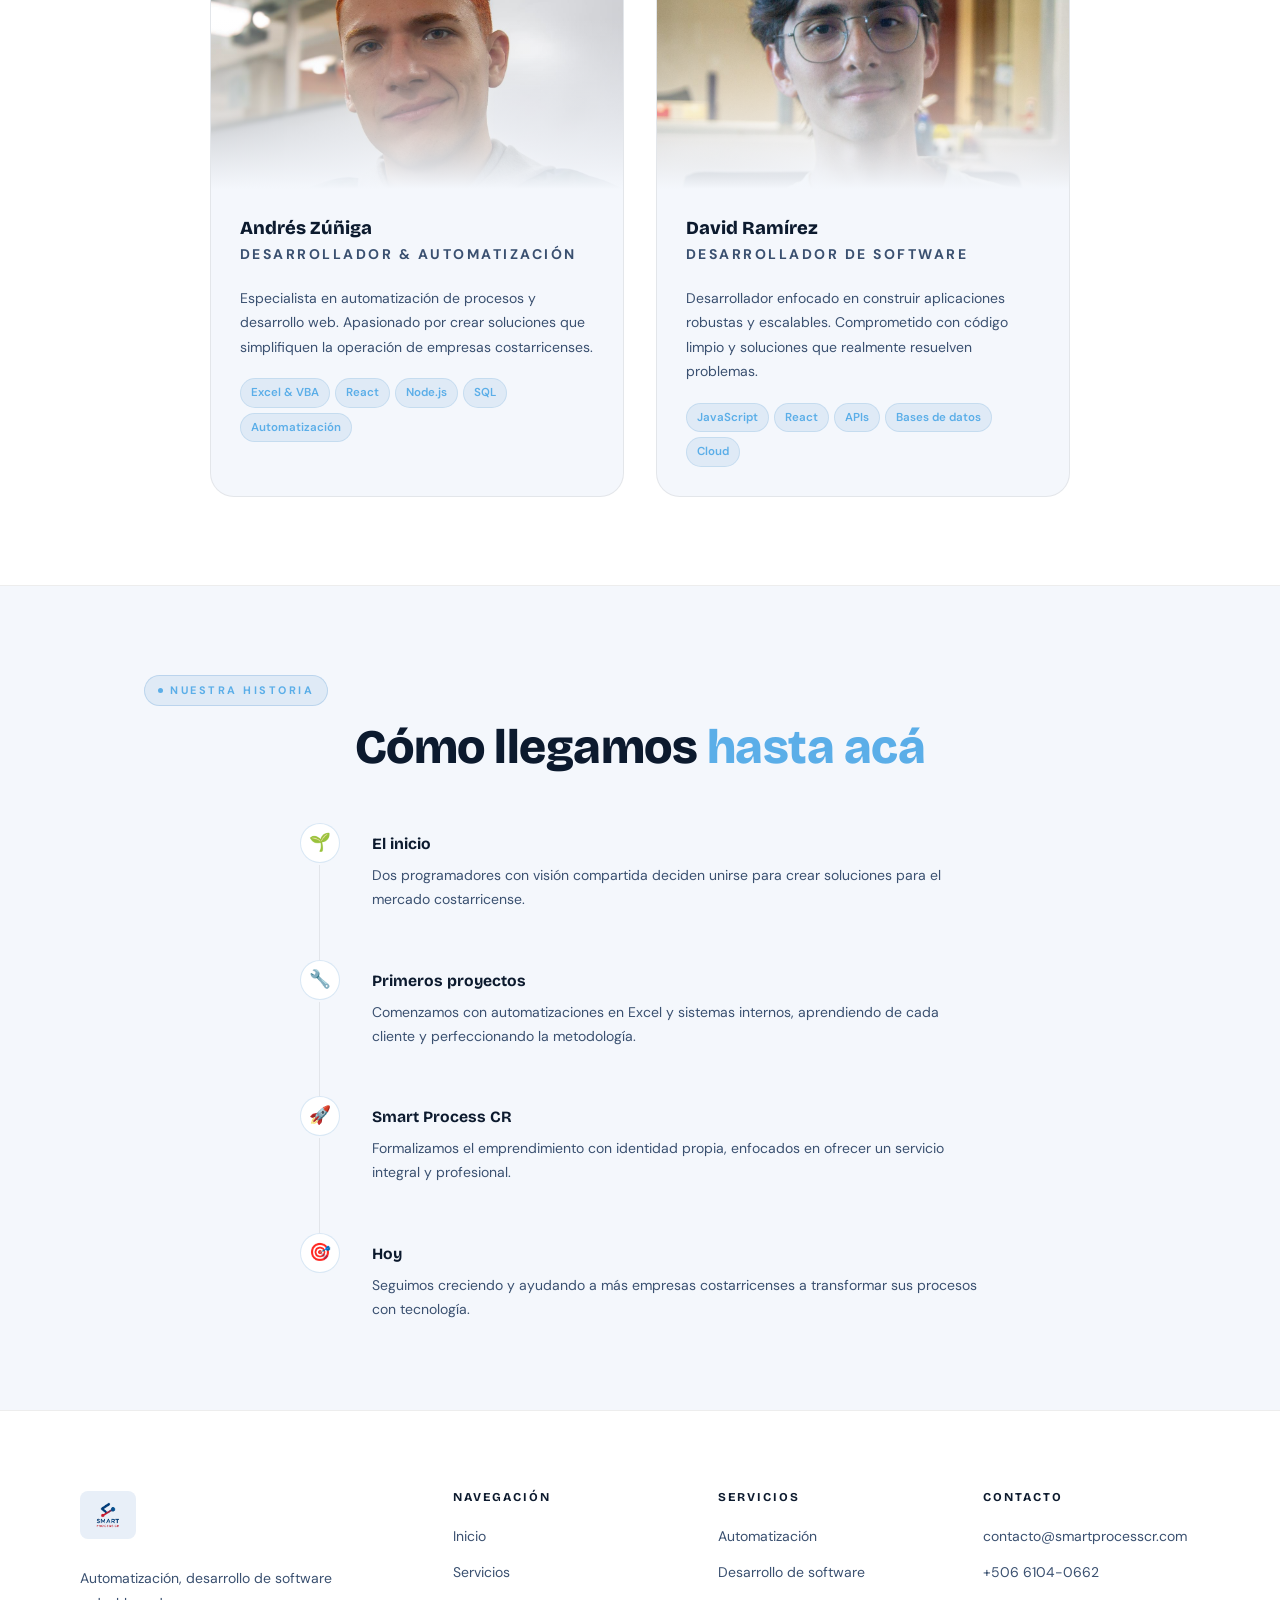
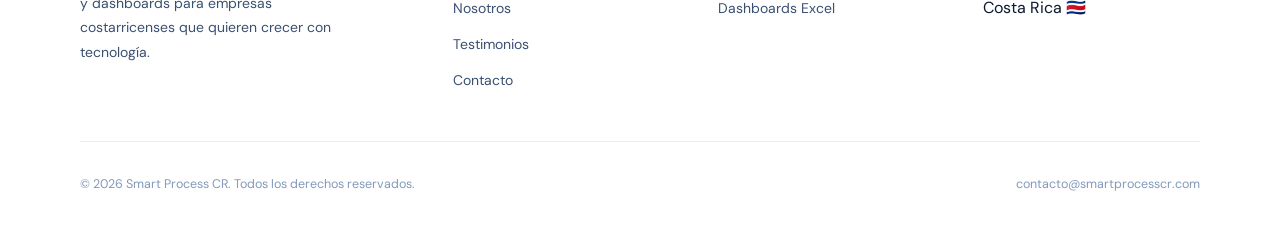
<file: pages/nosotros.html>
<!DOCTYPE html>
<html lang="es">
<head>
<meta charset="UTF-8"/>
<meta name="viewport" content="width=device-width, initial-scale=1.0"/>
<title>Nosotros | Smart Process CR</title>
<meta name="description" content="Conocé al equipo detrás de Smart Process CR. Andrés Zúñiga y David Ramírez, programadores costarricenses especializados en automatización y desarrollo web."/>
<meta name="robots" content="index, follow"/>
<link rel="canonical" href="https://smartprocesscr.com/pages/nosotros.html"/>
<link rel="icon" type="image/x-icon" href="../favicon.ico"/>
<link rel="apple-touch-icon" sizes="180x180" href="../apple-touch-icon.png"/>
<link rel="icon" type="image/png" sizes="192x192" href="../favicon-192.png"/>
<meta property="og:title" content="Nosotros | Smart Process CR"/>
<meta property="og:description" content="Dos programadores costarricenses con una misión: hacer que la tecnología trabaje para tu empresa."/>
<meta property="og:image" content="https://smartprocesscr.com/favicon-512.png"/>
<meta property="og:site_name" content="Smart Process CR"/>
<link rel="stylesheet" href="../css/global.css"/>
<style>
.mision { padding: 5.5rem 0; }
.mision-grid { display: grid; grid-template-columns: 1fr 1fr; gap: 5rem; align-items: center; }
.mision-text h2 { font-size: clamp(1.7rem,2.8vw,2.3rem); font-weight: 800; color: var(--text1); margin-bottom: 1rem; letter-spacing: -.3px; }
.mision-text h2 em { font-style: normal; color: var(--blue-h); }
.mision-text p { color: var(--text2); margin-bottom: 1rem; line-height: 1.8; font-size: .95rem; }
.val-list { display: flex; flex-direction: column; gap: .8rem; margin-top: 2rem; }
.val {
  display: flex; gap: 14px; padding: 1rem 1.2rem;
  background: var(--bg2); border: 1px solid var(--border2);
  border-radius: var(--r-md); transition: border-color .25s;
}
.val:hover { border-color: var(--border); }
.val-dot { width: 8px; height: 8px; border-radius: 50%; background: var(--red); flex-shrink: 0; margin-top: 7px; }
.val strong { display: block; font-size: .88rem; font-weight: 700; color: var(--text1); margin-bottom: .15rem; }
.val span { font-size: .82rem; color: var(--text2); }
.mision-stats {
  background: var(--bg2); border: 1px solid var(--border2);
  border-radius: var(--r-xl); padding: 2.5rem; display: grid; grid-template-columns: 1fr 1fr; gap: 1.2rem;
}
.stat-box {
  background: var(--bg); border: 1px solid var(--border2);
  border-radius: var(--r-lg); padding: 1.5rem; text-align: center;
  transition: border-color .25s;
}
.stat-box:hover { border-color: var(--border); }
.stat-box .n { font-family: var(--font-h); font-size: 1.8rem; font-weight: 800; color: var(--text1); }
.stat-box .l { font-size: .75rem; color: var(--text3); margin-top: .2rem; }

/* EQUIPO */
.equipo-sec { padding: 5.5rem 0; background: var(--bg2); border-top: 1px solid var(--border2); border-bottom: 1px solid var(--border2); }
.team-grid { display: grid; grid-template-columns: repeat(2,1fr); gap: 2rem; max-width: 860px; margin: 0 auto; }
.tc {
  background: var(--bg); border: 1px solid var(--border2);
  border-radius: var(--r-lg); overflow: hidden;
  transition: all .35s ease;
}
.tc:hover { border-color: var(--border); box-shadow: var(--sh-card); transform: translateY(-5px); }
.tc-wrap { position: relative; height: 310px; overflow: hidden; }
.tc-wrap img { width:100%;height:100%;object-fit:cover;object-position:center top;transition:transform .5s ease; display:block; }
.tc:hover .tc-wrap img { transform: scale(1.05); }
.tc-overlay { position:absolute;inset:0;background:linear-gradient(to top,var(--bg) 0%,transparent 55%); }
.tc-body { padding: 1.8rem; }
.tc-body h3 { font-size:1.15rem;font-weight:800;color:var(--text1);margin-bottom:.2rem; }
.tc-role { font-size:.68rem;font-weight:700;letter-spacing:2.5px;text-transform:uppercase;color:var(--blue-h);margin-bottom:1rem; }
.tc-body p { font-size:.875rem;color:var(--text2);line-height:1.75;margin-bottom:1.2rem; }
.chips { display:flex;flex-wrap:wrap;gap:5px; }
.chip { background:rgba(47,126,199,.1);border:1px solid rgba(47,126,199,.14);color:var(--blue-h);font-size:.72rem;font-weight:600;padding:4px 10px;border-radius:20px; }

/* HISTORIA */
.historia { padding: 5.5rem 0; }
.tl { display: flex; flex-direction: column; max-width: 680px; margin: 3rem auto 0; }
.tl-item { display: flex; gap: 2rem; padding-bottom: 3rem; position: relative; }
.tl-item:last-child { padding-bottom: 0; }
.tl-item:not(:last-child)::before { content:'';position:absolute;left:19px;top:42px;bottom:0;width:1px;background:var(--border2); }
.tl-ico { width:40px;height:40px;border-radius:50%;background:var(--bg2);border:1px solid var(--border);display:flex;align-items:center;justify-content:center;font-size:1.1rem;flex-shrink:0;z-index:1; }
.tl-body { padding-top:8px; }
.tl-body strong { display:block;font-family:var(--font-h);font-size:.98rem;font-weight:700;color:var(--text1);margin-bottom:.4rem; }
.tl-body p { font-size:.875rem;color:var(--text2);line-height:1.7; }

@media(max-width:780px){ .mision-grid{grid-template-columns:1fr;gap:3rem} .team-grid{grid-template-columns:1fr} }
</style>
</head>
<body>
<div id="nav-placeholder"></div>
<div class="page-hero">
  <div class="breadcrumb"><a href="../index.html">Inicio</a><span>/</span><span>Nosotros</span></div>
  <h1>Quiénes somos</h1>
  <p>Dos programadores costarricenses con una misión: hacer que la tecnología trabaje para tu empresa.</p>
</div>
<section class="mision">
  <div class="section-inner">
    <div class="mision-grid">
      <div class="reveal left">
        <span class="tag">Nuestra misión</span>
        <h2>Tecnología con propósito,<br><em>para Costa Rica</em></h2>
        <p>Somos un emprendimiento costarricense enfocado en llevar soluciones tecnológicas de alto impacto a empresas que quieren crecer sin depender de procesos lentos y manuales.</p>
        <p>Creemos que la automatización y el software bien diseñado no son solo para las grandes corporaciones.</p>
        <div class="val-list">
          <div class="val"><div class="val-dot"></div><div><strong>Comunicación directa</strong><span>Trabajamos codo a codo con el cliente, sin intermediarios.</span></div></div>
          <div class="val"><div class="val-dot"></div><div><strong>Resultados medibles</strong><span>No entregamos código, entregamos resultados reales en tu operación.</span></div></div>
          <div class="val"><div class="val-dot"></div><div><strong>Compromiso total</strong><span>El proyecto no termina hasta que la solución funcione perfectamente.</span></div></div>
        </div>
      </div>
      <div class="mision-stats reveal right">
        <div class="stat-box"><div class="n">100%</div><div class="l">Personalizado</div></div>
        <div class="stat-box"><div class="n">3</div><div class="l">Servicios especializados</div></div>
        <div class="stat-box"><div class="n">2</div><div class="l">Desarrolladores</div></div>
        <div class="stat-box"><div class="n">CR 🇨🇷</div><div class="l">Enfoque local</div></div>
      </div>
    </div>
  </div>
</section>
<section class="equipo-sec">
  <div class="section-inner">
    <span class="tag">El equipo</span>
    <h2 class="h-title" style="text-align:center">Los <em>programadores</em></h2>
    <p class="h-sub" style="text-align:center;margin:0 auto 3rem">Personas reales, comprometidas con tu proyecto de principio a fin.</p>
    <div class="team-grid">
      <div class="tc reveal up">
        <div class="tc-wrap"><img src="../imagenes/andres.jpeg" alt="Andrés Zúñiga"/><div class="tc-overlay"></div></div>
        <div class="tc-body">
          <h3>Andrés Zúñiga</h3>
          <p class="tc-role">Desarrollador & Automatización</p>
          <p>Especialista en automatización de procesos y desarrollo web. Apasionado por crear soluciones que simplifiquen la operación de empresas costarricenses.</p>
          <div class="chips"><span class="chip">Excel & VBA</span><span class="chip">React</span><span class="chip">Node.js</span><span class="chip">SQL</span><span class="chip">Automatización</span></div>
        </div>
      </div>
      <div class="tc reveal up" style="transition-delay:.12s">
        <div class="tc-wrap"><img src="../imagenes/david.jpeg" alt="David Ramírez"/><div class="tc-overlay"></div></div>
        <div class="tc-body">
          <h3>David Ramírez</h3>
          <p class="tc-role">Desarrollador de Software</p>
          <p>Desarrollador enfocado en construir aplicaciones robustas y escalables. Comprometido con código limpio y soluciones que realmente resuelven problemas.</p>
          <div class="chips"><span class="chip">JavaScript</span><span class="chip">React</span><span class="chip">APIs</span><span class="chip">Bases de datos</span><span class="chip">Cloud</span></div>
        </div>
      </div>
    </div>
  </div>
</section>
<section class="historia">
  <div class="section-inner">
    <span class="tag">Nuestra historia</span>
    <h2 class="h-title" style="text-align:center">Cómo llegamos <em>hasta acá</em></h2>
    <div class="tl">
      <div class="tl-item reveal up"><div class="tl-ico">🌱</div><div class="tl-body"><strong>El inicio</strong><p>Dos programadores con visión compartida deciden unirse para crear soluciones para el mercado costarricense.</p></div></div>
      <div class="tl-item reveal up"><div class="tl-ico">🔧</div><div class="tl-body"><strong>Primeros proyectos</strong><p>Comenzamos con automatizaciones en Excel y sistemas internos, aprendiendo de cada cliente y perfeccionando la metodología.</p></div></div>
      <div class="tl-item reveal up"><div class="tl-ico">🚀</div><div class="tl-body"><strong>Smart Process CR</strong><p>Formalizamos el emprendimiento con identidad propia, enfocados en ofrecer un servicio integral y profesional.</p></div></div>
      <div class="tl-item reveal up"><div class="tl-ico">🎯</div><div class="tl-body"><strong>Hoy</strong><p>Seguimos creciendo y ayudando a más empresas costarricenses a transformar sus procesos con tecnología.</p></div></div>
    </div>
  </div>
</section>
<div id="footer-placeholder"></div>
<script src="../js/components.js"></script>
</body>
</html>
</file>
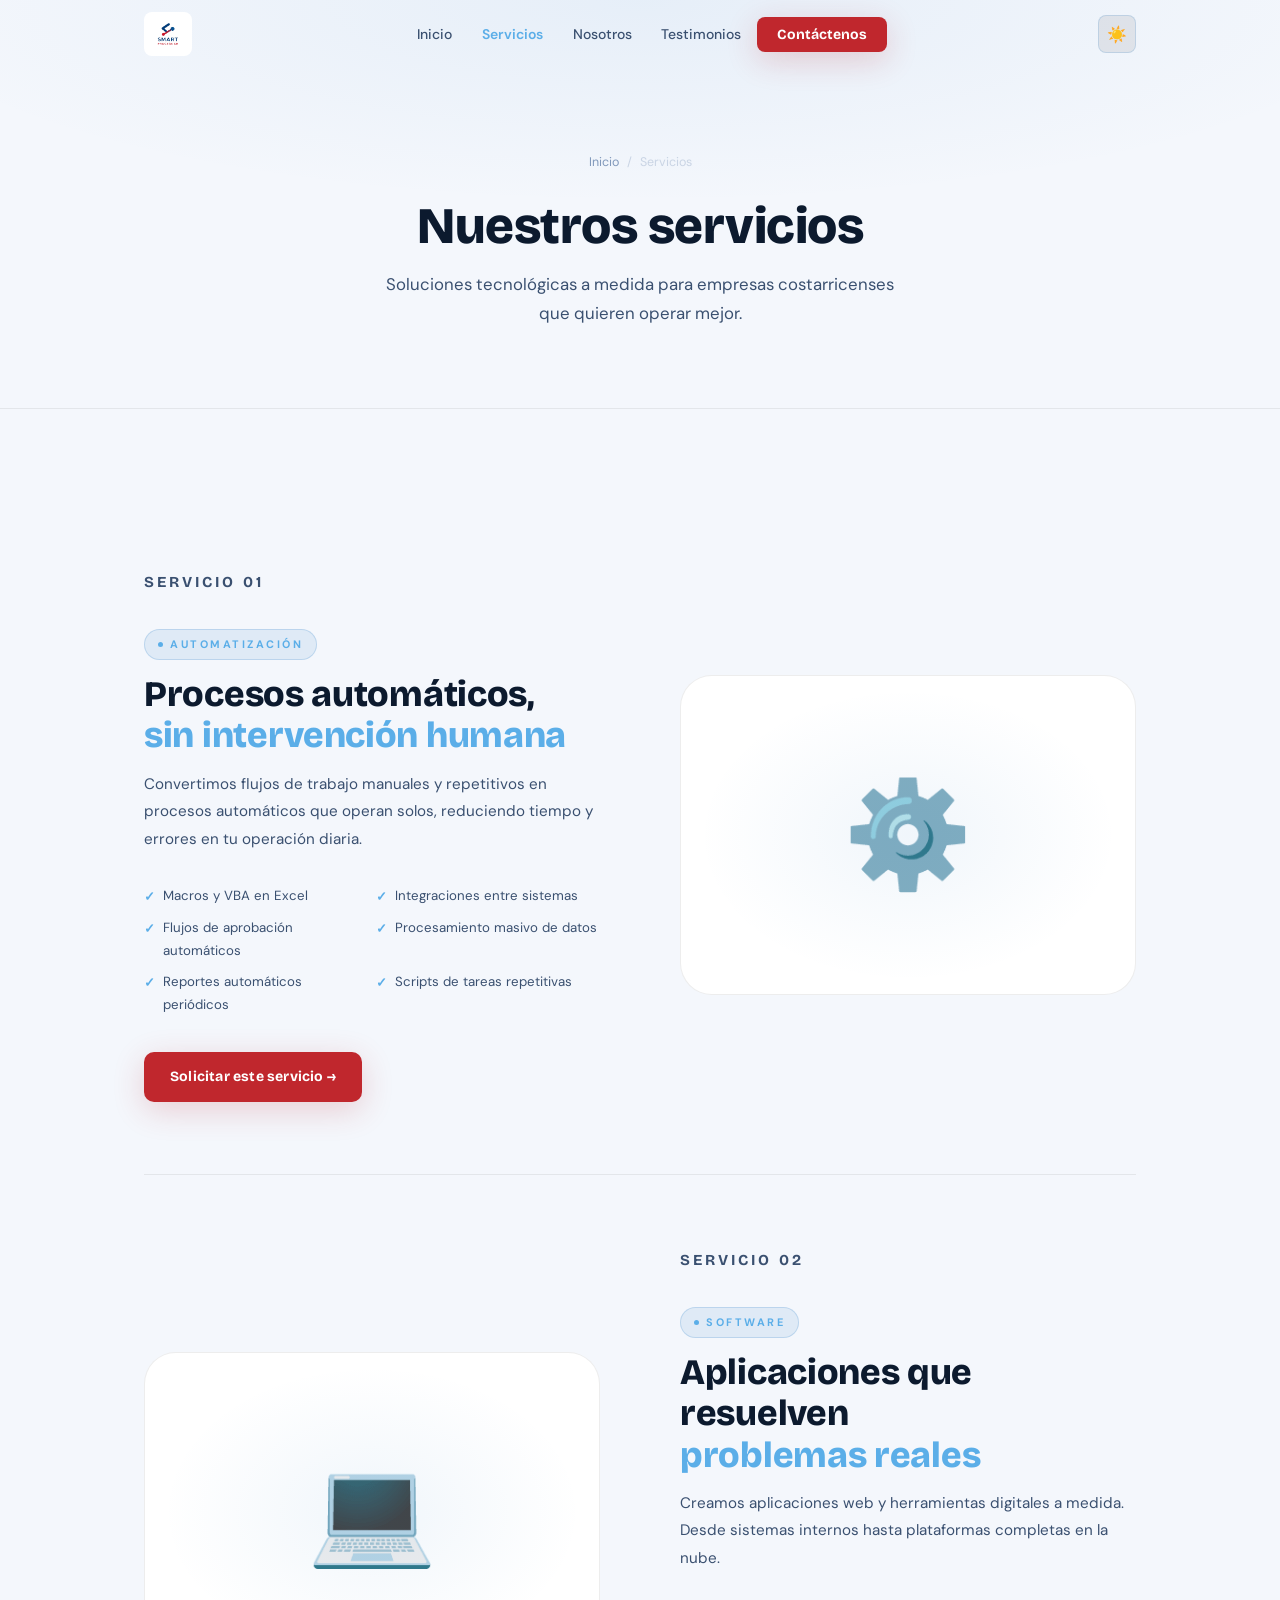
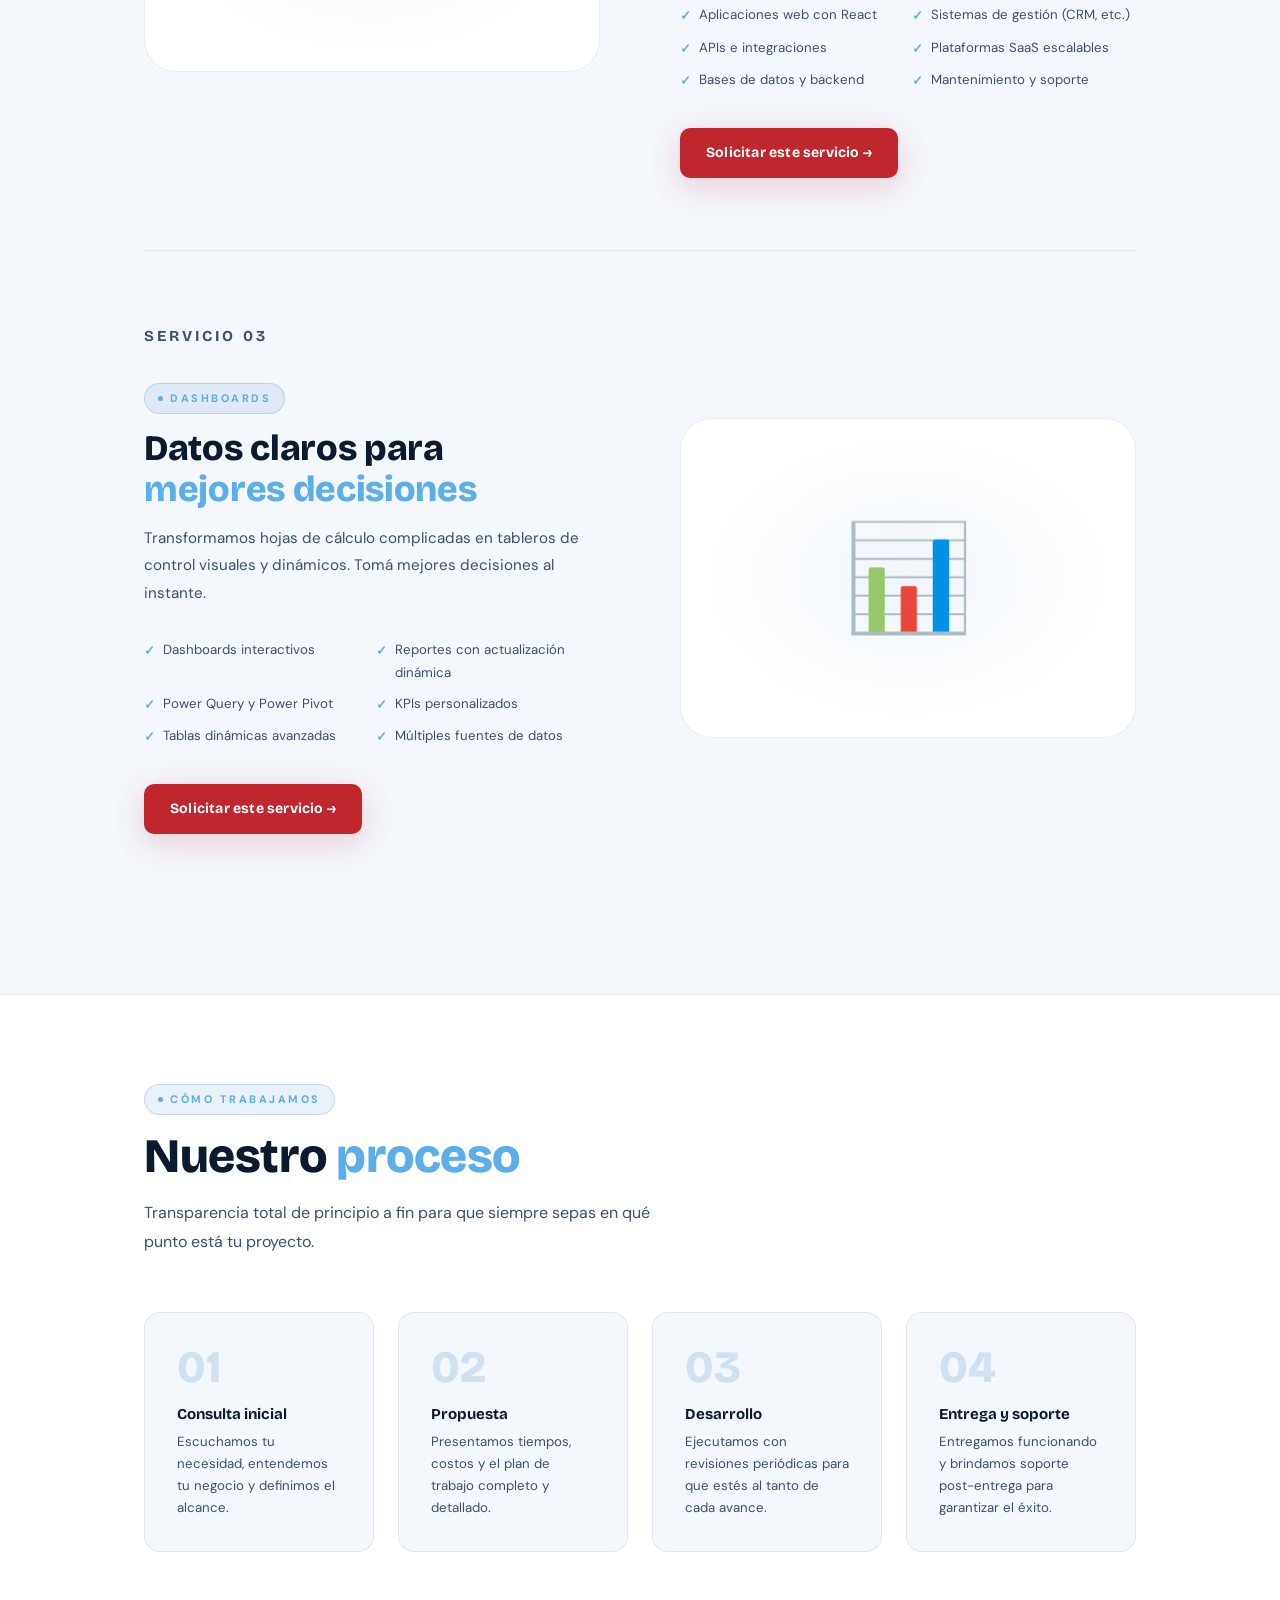
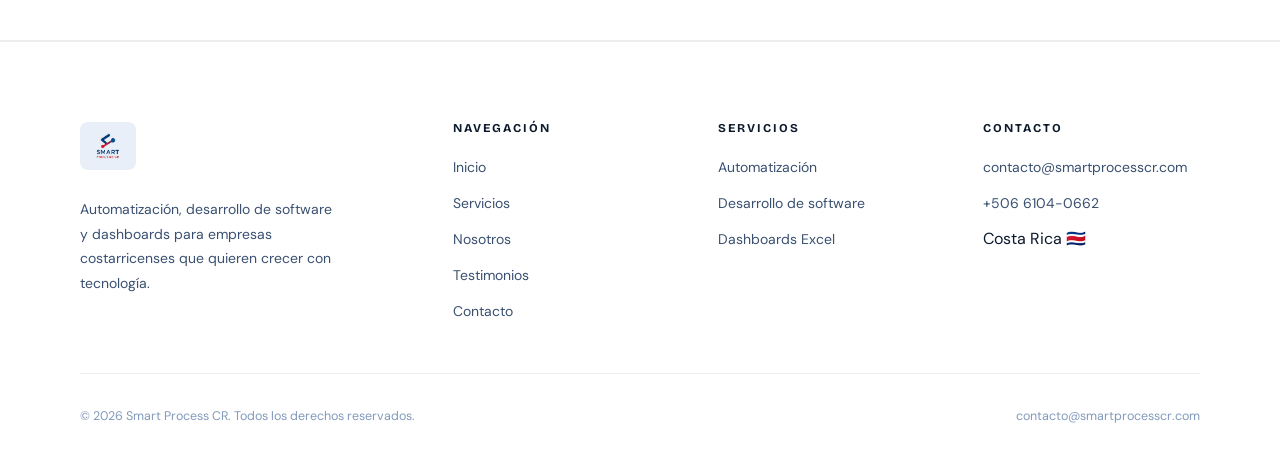
<file: pages/servicios.html>
<!DOCTYPE html>
<html lang="es">
<head>
<meta charset="UTF-8"/>
<meta name="viewport" content="width=device-width, initial-scale=1.0"/>
<title>Servicios | Smart Process CR</title>
<meta name="description" content="Automatización de procesos, desarrollo de software y dashboards en Excel para empresas en Costa Rica. Conoce todos nuestros servicios."/>
<meta name="robots" content="index, follow"/>
<link rel="canonical" href="https://smartprocesscr.com/pages/servicios.html"/>
<link rel="icon" type="image/x-icon" href="../favicon.ico"/>
<link rel="apple-touch-icon" sizes="180x180" href="../apple-touch-icon.png"/>
<link rel="icon" type="image/png" sizes="192x192" href="../favicon-192.png"/>
<meta property="og:title" content="Servicios | Smart Process CR"/>
<meta property="og:description" content="Automatización, desarrollo de software y dashboards Excel para empresas costarricenses."/>
<meta property="og:image" content="https://smartprocesscr.com/favicon-512.png"/>
<meta property="og:site_name" content="Smart Process CR"/>
<link rel="stylesheet" href="../css/global.css"/>
<style>
.srv-page { padding: 5.5rem 0; }
.srv-block { display: grid; grid-template-columns: 1fr 1fr; gap: 5rem; align-items: center; padding: 4.5rem 0; border-bottom: 1px solid var(--border2); }
.srv-block:last-child { border-bottom: none; }
.srv-block.rev .srv-vis { order: -1; }
.srv-num { font-family: var(--font-h); font-size: .7rem; font-weight: 700; letter-spacing: 3px; text-transform: uppercase; color: var(--text3); margin-bottom: 1rem; }
.srv-block h2 { font-size: clamp(1.7rem,2.8vw,2.3rem); font-weight: 800; color: var(--text1); margin-bottom: .9rem; letter-spacing: -.3px; }
.srv-block h2 em { font-style: normal; color: var(--blue-h); }
.srv-block > .srv-content > p { color: var(--text2); margin-bottom: 2rem; line-height: 1.8; font-size: .95rem; }
.feat-grid { display: grid; grid-template-columns: 1fr 1fr; gap: .55rem; margin-bottom: 2.2rem; }
.feat { display: flex; align-items: flex-start; gap: 8px; font-size: .83rem; color: var(--text2); }
.feat::before { content: '✓'; color: var(--blue-h); font-weight: 800; flex-shrink: 0; margin-top: 1px; }
.srv-vis {
  background: var(--bg2); border: 1px solid var(--border2);
  border-radius: var(--r-xl); min-height: 320px;
  display: flex; align-items: center; justify-content: center;
  font-size: 6.5rem; position: relative; overflow: hidden;
  transition: border-color .3s, box-shadow .3s;
}
.srv-vis:hover { border-color: var(--border); box-shadow: var(--sh-blue); }
.srv-vis::before {
  content: ''; position: absolute; inset: 0;
  background: radial-gradient(ellipse at 50% 50%, rgba(47,126,199,.07) 0%, transparent 65%);
}
/* Proceso */
.proceso { padding: 5.5rem 0; background: var(--bg2); border-top: 1px solid var(--border2); border-bottom: 1px solid var(--border2); }
.paso-grid { display: grid; grid-template-columns: repeat(4,1fr); gap: 1.5rem; margin-top: 3rem; }
.paso {
  background: var(--bg); border: 1px solid var(--border2);
  border-radius: var(--r-md); padding: 2rem;
  transition: all .3s ease; position: relative; overflow: hidden;
}
.paso:hover { border-color: var(--border); box-shadow: var(--sh-blue); transform: translateY(-4px); }
.paso::before { content:''; position:absolute;top:0;left:0;right:0;height:2px;background:linear-gradient(90deg,var(--blue),var(--red));transform:scaleX(0);transition:transform .4s ease; }
.paso:hover::before { transform:scaleX(1); }
.paso-n { font-family:var(--font-h);font-size:2.8rem;font-weight:800;color:var(--border);line-height:1;margin-bottom:1rem; }
.paso h3 { font-size:.94rem;font-weight:700;color:var(--text1);margin-bottom:.5rem; }
.paso p { font-size:.83rem;color:var(--text2);line-height:1.65; }
@media(max-width:900px){
  .srv-block{grid-template-columns:1fr;gap:2.5rem}
  .srv-block.rev .srv-vis{order:0}
  .feat-grid{grid-template-columns:1fr}
  .paso-grid{grid-template-columns:repeat(2,1fr)}
}
@media(max-width:540px){ .paso-grid{grid-template-columns:1fr} }
</style>
</head>
<body>
<div id="nav-placeholder"></div>
<div class="page-hero">
  <div class="breadcrumb"><a href="../index.html">Inicio</a><span>/</span><span>Servicios</span></div>
  <h1>Nuestros servicios</h1>
  <p>Soluciones tecnológicas a medida para empresas costarricenses que quieren operar mejor.</p>
</div>
<section class="srv-page">
  <div class="section-inner">
    <div class="srv-block" id="automatizacion">
      <div class="srv-content reveal left">
        <p class="srv-num">Servicio 01</p>
        <span class="tag">Automatización</span>
        <h2>Procesos automáticos,<br><em>sin intervención humana</em></h2>
        <p>Convertimos flujos de trabajo manuales y repetitivos en procesos automáticos que operan solos, reduciendo tiempo y errores en tu operación diaria.</p>
        <div class="feat-grid">
          <div class="feat">Macros y VBA en Excel</div><div class="feat">Integraciones entre sistemas</div>
          <div class="feat">Flujos de aprobación automáticos</div><div class="feat">Procesamiento masivo de datos</div>
          <div class="feat">Reportes automáticos periódicos</div><div class="feat">Scripts de tareas repetitivas</div>
        </div>
        <a href="contacto.html" class="btn btn-red">Solicitar este servicio →</a>
      </div>
      <div class="srv-vis reveal right">⚙️</div>
    </div>
    <div class="srv-block rev" id="software">
      <div class="srv-content reveal right">
        <p class="srv-num">Servicio 02</p>
        <span class="tag">Software</span>
        <h2>Aplicaciones que resuelven<br><em>problemas reales</em></h2>
        <p>Creamos aplicaciones web y herramientas digitales a medida. Desde sistemas internos hasta plataformas completas en la nube.</p>
        <div class="feat-grid">
          <div class="feat">Aplicaciones web con React</div><div class="feat">Sistemas de gestión (CRM, etc.)</div>
          <div class="feat">APIs e integraciones</div><div class="feat">Plataformas SaaS escalables</div>
          <div class="feat">Bases de datos y backend</div><div class="feat">Mantenimiento y soporte</div>
        </div>
        <a href="contacto.html" class="btn btn-red">Solicitar este servicio →</a>
      </div>
      <div class="srv-vis reveal left">💻</div>
    </div>
    <div class="srv-block" id="dashboards">
      <div class="srv-content reveal left">
        <p class="srv-num">Servicio 03</p>
        <span class="tag">Dashboards</span>
        <h2>Datos claros para<br><em>mejores decisiones</em></h2>
        <p>Transformamos hojas de cálculo complicadas en tableros de control visuales y dinámicos. Tomá mejores decisiones al instante.</p>
        <div class="feat-grid">
          <div class="feat">Dashboards interactivos</div><div class="feat">Reportes con actualización dinámica</div>
          <div class="feat">Power Query y Power Pivot</div><div class="feat">KPIs personalizados</div>
          <div class="feat">Tablas dinámicas avanzadas</div><div class="feat">Múltiples fuentes de datos</div>
        </div>
        <a href="contacto.html" class="btn btn-red">Solicitar este servicio →</a>
      </div>
      <div class="srv-vis reveal right">📊</div>
    </div>
  </div>
</section>
<section class="proceso">
  <div class="section-inner">
    <span class="tag">Cómo trabajamos</span>
    <h2 class="h-title">Nuestro <em>proceso</em></h2>
    <p class="h-sub">Transparencia total de principio a fin para que siempre sepas en qué punto está tu proyecto.</p>
    <div class="paso-grid">
      <div class="paso reveal up"><div class="paso-n">01</div><h3>Consulta inicial</h3><p>Escuchamos tu necesidad, entendemos tu negocio y definimos el alcance.</p></div>
      <div class="paso reveal up" style="transition-delay:.1s"><div class="paso-n">02</div><h3>Propuesta</h3><p>Presentamos tiempos, costos y el plan de trabajo completo y detallado.</p></div>
      <div class="paso reveal up" style="transition-delay:.2s"><div class="paso-n">03</div><h3>Desarrollo</h3><p>Ejecutamos con revisiones periódicas para que estés al tanto de cada avance.</p></div>
      <div class="paso reveal up" style="transition-delay:.3s"><div class="paso-n">04</div><h3>Entrega y soporte</h3><p>Entregamos funcionando y brindamos soporte post-entrega para garantizar el éxito.</p></div>
    </div>
  </div>
</section>
<div id="footer-placeholder"></div>
<script src="../js/components.js"></script>
</body>
</html>
</file>
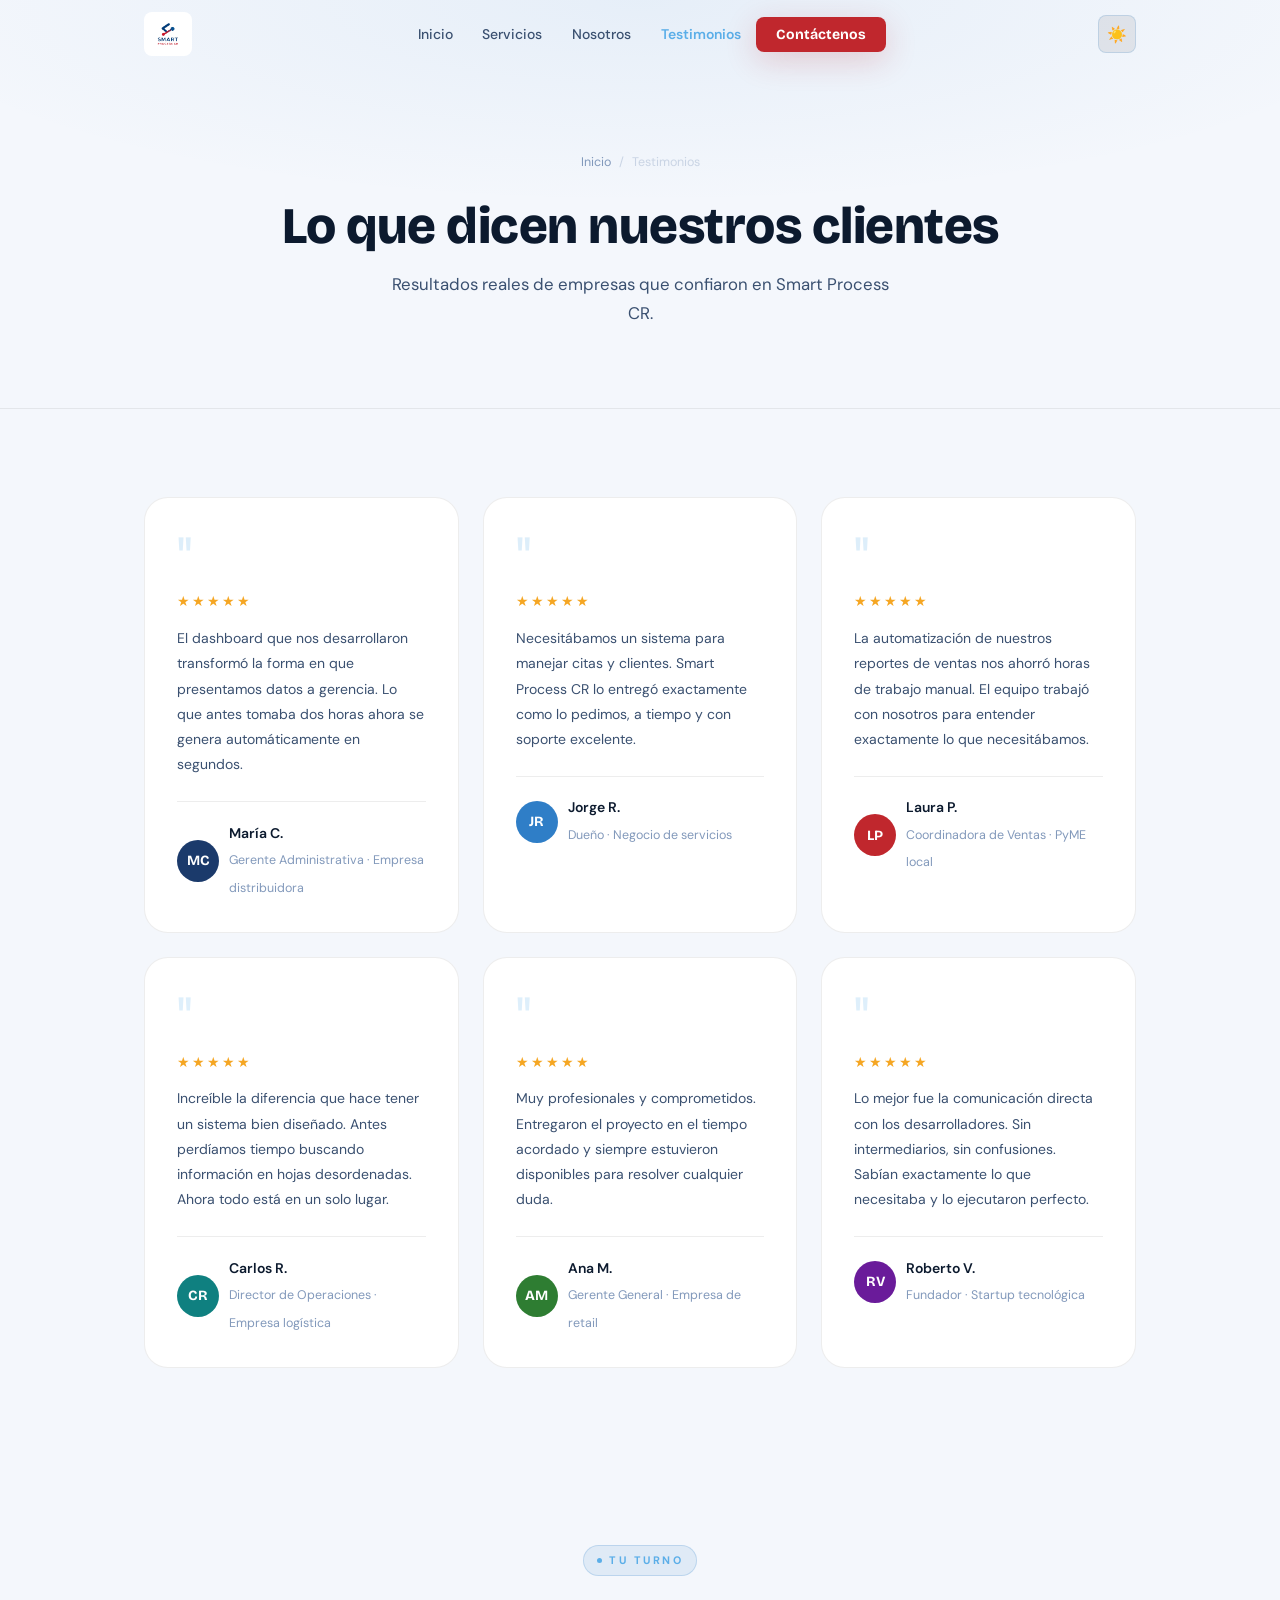
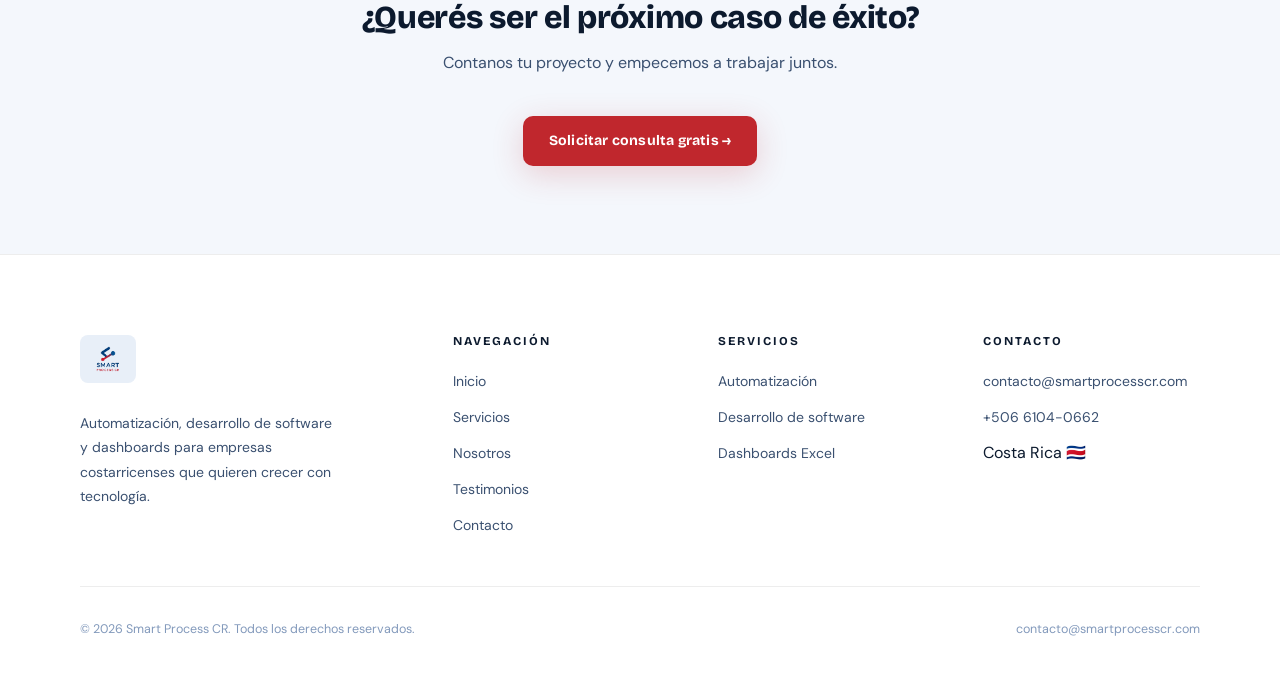
<file: pages/testimonios.html>
<!DOCTYPE html>
<html lang="es">
<head>
<meta charset="UTF-8"/>
<meta name="viewport" content="width=device-width, initial-scale=1.0"/>
<title>Testimonios | Smart Process CR</title>
<meta name="description" content="Empresas costarricenses que confiaron en Smart Process CR para automatizar procesos y desarrollar soluciones de software."/>
<meta name="robots" content="index, follow"/>
<link rel="canonical" href="https://smartprocesscr.com/pages/testimonios.html"/>
<link rel="icon" type="image/x-icon" href="../favicon.ico"/>
<link rel="apple-touch-icon" sizes="180x180" href="../apple-touch-icon.png"/>
<link rel="icon" type="image/png" sizes="192x192" href="../favicon-192.png"/>
<meta property="og:title" content="Testimonios | Smart Process CR"/>
<meta property="og:description" content="Lo que dicen nuestros clientes sobre Smart Process CR."/>
<meta property="og:image" content="https://smartprocesscr.com/favicon-512.png"/>
<meta property="og:site_name" content="Smart Process CR"/>
<link rel="stylesheet" href="../css/global.css"/>
<style>
.t-sec { padding: 5.5rem 0; }
.t-grid { display: grid; grid-template-columns: repeat(3,1fr); gap: 1.5rem; }
.t-card {
  background: var(--bg2); border: 1px solid var(--border2);
  border-radius: var(--r-lg); padding: 2rem;
  position: relative; transition: all .35s ease; overflow: hidden;
}
.t-card::before { content:'';position:absolute;top:0;left:0;right:0;height:2px;background:linear-gradient(90deg,var(--blue),var(--red));transform:scaleX(0);transition:transform .4s ease; }
.t-card:hover { border-color:var(--border);box-shadow:var(--sh-blue);transform:translateY(-4px); }
.t-card:hover::before { transform:scaleX(1); }
.q { font-family:var(--font-h);font-size:3.5rem;line-height:1;color:var(--blue-h);opacity:.2;margin-bottom:.3rem; }
.stars { color:#F5A623;font-size:.85rem;margin-bottom:.8rem;letter-spacing:2px; }
.t-text { font-size:.875rem;color:var(--text2);line-height:1.8;margin-bottom:1.5rem; }
.t-author { display:flex;align-items:center;gap:10px;border-top:1px solid var(--border2);padding-top:1.2rem; }
.av { width:42px;height:42px;border-radius:50%;display:flex;align-items:center;justify-content:center;font-family:var(--font-h);font-weight:700;font-size:.88rem;color:#fff;flex-shrink:0; }
.a1{background:#1B3A6B}.a2{background:#2F7EC7}.a3{background:#C0272D}.a4{background:#0F8080}.a5{background:#2E7D32}.a6{background:#6A1B9A}
.t-info strong { display:block;font-size:.875rem;font-weight:600;color:var(--text1); }
.t-info span   { font-size:.78rem;color:var(--text3); }
.cta-b { padding:5.5rem 0;text-align:center; }
.cta-b h2 { font-size:clamp(1.7rem,2.5vw,2.2rem);font-weight:800;color:var(--text1);margin-bottom:.8rem;letter-spacing:-.3px; }
.cta-b p  { color:var(--text2);margin-bottom:2.5rem; }
@media(max-width:900px){.t-grid{grid-template-columns:repeat(2,1fr)}}
@media(max-width:560px){.t-grid{grid-template-columns:1fr}}
</style>
</head>
<body>
<div id="nav-placeholder"></div>
<div class="page-hero">
  <div class="breadcrumb"><a href="../index.html">Inicio</a><span>/</span><span>Testimonios</span></div>
  <h1>Lo que dicen nuestros clientes</h1>
  <p>Resultados reales de empresas que confiaron en Smart Process CR.</p>
</div>
<section class="t-sec">
  <div class="section-inner">
    <div class="t-grid">
      <div class="t-card reveal up"><div class="q">"</div><p class="stars">★★★★★</p><p class="t-text">El dashboard que nos desarrollaron transformó la forma en que presentamos datos a gerencia. Lo que antes tomaba dos horas ahora se genera automáticamente en segundos.</p><div class="t-author"><div class="av a1">MC</div><div class="t-info"><strong>María C.</strong><span>Gerente Administrativa · Empresa distribuidora</span></div></div></div>
      <div class="t-card reveal up" style="transition-delay:.08s"><div class="q">"</div><p class="stars">★★★★★</p><p class="t-text">Necesitábamos un sistema para manejar citas y clientes. Smart Process CR lo entregó exactamente como lo pedimos, a tiempo y con soporte excelente.</p><div class="t-author"><div class="av a2">JR</div><div class="t-info"><strong>Jorge R.</strong><span>Dueño · Negocio de servicios</span></div></div></div>
      <div class="t-card reveal up" style="transition-delay:.16s"><div class="q">"</div><p class="stars">★★★★★</p><p class="t-text">La automatización de nuestros reportes de ventas nos ahorró horas de trabajo manual. El equipo trabajó con nosotros para entender exactamente lo que necesitábamos.</p><div class="t-author"><div class="av a3">LP</div><div class="t-info"><strong>Laura P.</strong><span>Coordinadora de Ventas · PyME local</span></div></div></div>
      <div class="t-card reveal up"><div class="q">"</div><p class="stars">★★★★★</p><p class="t-text">Increíble la diferencia que hace tener un sistema bien diseñado. Antes perdíamos tiempo buscando información en hojas desordenadas. Ahora todo está en un solo lugar.</p><div class="t-author"><div class="av a4">CR</div><div class="t-info"><strong>Carlos R.</strong><span>Director de Operaciones · Empresa logística</span></div></div></div>
      <div class="t-card reveal up" style="transition-delay:.08s"><div class="q">"</div><p class="stars">★★★★★</p><p class="t-text">Muy profesionales y comprometidos. Entregaron el proyecto en el tiempo acordado y siempre estuvieron disponibles para resolver cualquier duda.</p><div class="t-author"><div class="av a5">AM</div><div class="t-info"><strong>Ana M.</strong><span>Gerente General · Empresa de retail</span></div></div></div>
      <div class="t-card reveal up" style="transition-delay:.16s"><div class="q">"</div><p class="stars">★★★★★</p><p class="t-text">Lo mejor fue la comunicación directa con los desarrolladores. Sin intermediarios, sin confusiones. Sabían exactamente lo que necesitaba y lo ejecutaron perfecto.</p><div class="t-author"><div class="av a6">RV</div><div class="t-info"><strong>Roberto V.</strong><span>Fundador · Startup tecnológica</span></div></div></div>
    </div>
  </div>
</section>
<div class="cta-b">
  <div class="section-inner">
    <span class="tag" style="margin-bottom:1.5rem">Tu turno</span>
    <h2>¿Querés ser el próximo caso de éxito?</h2>
    <p>Contanos tu proyecto y empecemos a trabajar juntos.</p>
    <a href="contacto.html" class="btn btn-red">Solicitar consulta gratis →</a>
  </div>
</div>
<div id="footer-placeholder"></div>
<script src="../js/components.js"></script>
</body>
</html>
</file>
<file: css/global.css>
@import url('https://fonts.googleapis.com/css2?family=Bricolage+Grotesque:opsz,wght@12..96,400;12..96,500;12..96,700;12..96,800&family=DM+Sans:wght@300;400;500&display=swap');

/* ══════════════════════════════════════════
   TOKENS — dark (default) y light
══════════════════════════════════════════ */
:root {
  --blue:       #2F7EC7;
  --blue-h:     #5BAEE8;
  --red:        #C0272D;
  --red-h:      #E04048;

  /* DARK */
  --bg:         #07101F;
  --bg2:        #0E1A2E;
  --bg3:        #152340;
  --surface:    rgba(14,26,46,.85);
  --border:     rgba(47,126,199,.14);
  --border2:    rgba(255,255,255,.06);
  --text1:      #EEF3FF;
  --text2:      rgba(200,215,255,.62);
  --text3:      rgba(160,185,230,.38);

  --logo-bg:    transparent;
  --logo-mix:   normal;

  --font-h: 'Bricolage Grotesque', sans-serif;
  --font-b: 'DM Sans', sans-serif;

  --r-sm: 10px; --r-md: 16px; --r-lg: 24px; --r-xl: 32px;
  --sh-blue: 0 0 48px rgba(47,126,199,.22);
  --sh-red:  0 8px 32px rgba(192,39,45,.28);
  --sh-card: 0 8px 40px rgba(0,0,0,.45);
}

[data-theme="light"] {
  --bg:      #F4F7FC;
  --bg2:     #FFFFFF;
  --bg3:     #E8EFF8;
  --surface: rgba(255,255,255,.92);
  --border:  rgba(47,126,199,.18);
  --border2: rgba(0,0,0,.07);
  --text1:   #0C1A2E;
  --text2:   #3A5070;
  --text3:   #8299BB;

  --logo-bg:  #FFFFFF;
  --logo-mix: normal;

  --sh-blue: 0 0 48px rgba(47,126,199,.14);
  --sh-red:  0 8px 32px rgba(192,39,45,.2);
  --sh-card: 0 4px 24px rgba(0,0,0,.1);
}

/* Auto-detect OS preference when no manual toggle */
@media (prefers-color-scheme: light) {
  :root:not([data-theme]) {
    --bg: #F4F7FC; --bg2: #FFFFFF; --bg3: #E8EFF8;
    --surface: rgba(255,255,255,.92);
    --border: rgba(47,126,199,.18); --border2: rgba(0,0,0,.07);
    --text1: #0C1A2E; --text2: #3A5070; --text3: #8299BB;
    --logo-bg: #FFFFFF; --sh-card: 0 4px 24px rgba(0,0,0,.1);
  }
}

/* ══════════════════════════════════════════ RESET */
*, *::before, *::after { box-sizing: border-box; margin: 0; padding: 0; }
html { scroll-behavior: smooth; }
body {
  font-family: var(--font-b);
  background: var(--bg);
  color: var(--text1);
  line-height: 1.7;
  -webkit-font-smoothing: antialiased;
  overflow-x: hidden;
  transition: background .35s, color .35s;
}
::-webkit-scrollbar { width: 5px; }
::-webkit-scrollbar-track { background: var(--bg); }
::-webkit-scrollbar-thumb { background: var(--blue); border-radius: 3px; }
h1,h2,h3,h4 { font-family: var(--font-h); line-height: 1.15; }
a { color: inherit; }

/* ══════════════════════════════════════════ BUTTONS */
.btn {
  display: inline-flex; align-items: center; gap: 8px;
  font-family: var(--font-h); font-weight: 700; font-size: .88rem;
  text-decoration: none; border: none; cursor: pointer;
  border-radius: var(--r-sm); padding: 13px 26px;
  transition: transform .25s, box-shadow .25s, background .2s, color .2s;
  letter-spacing: .2px; white-space: nowrap;
}
.btn:hover { transform: translateY(-2px); }
.btn-red  { background: var(--red); color: #fff; box-shadow: var(--sh-red); }
.btn-red:hover { background: var(--red-h); box-shadow: 0 12px 36px rgba(192,39,45,.38); }
.btn-outline {
  background: transparent; color: var(--text1);
  border: 1.5px solid var(--border);
  backdrop-filter: blur(10px);
}
.btn-outline:hover { border-color: var(--blue); color: var(--blue-h); background: rgba(47,126,199,.07); }

/* ══════════════════════════════════════════ SECTION HELPERS */
.section-inner { max-width: 1120px; margin: 0 auto; padding: 0 5%; }
.section-pad    { padding: 5.5rem 0; }
.section-pad-lg { padding: 7rem 0; }

.tag {
  display: inline-flex; align-items: center; gap: 7px;
  font-size: .68rem; font-weight: 700; letter-spacing: 2.5px;
  text-transform: uppercase; color: var(--blue-h);
  background: rgba(47,126,199,.1); border: 1px solid rgba(47,126,199,.2);
  padding: 5px 13px; border-radius: 20px; margin-bottom: .9rem;
}
.tag::before {
  content: ''; width: 5px; height: 5px; border-radius: 50%;
  background: var(--blue-h); animation: blink 2s ease-in-out infinite;
}
@keyframes blink { 0%,100%{opacity:1;transform:scale(1)} 50%{opacity:.3;transform:scale(.6)} }

.h-title {
  font-size: clamp(1.9rem, 3.8vw, 3rem); font-weight: 800;
  color: var(--text1); letter-spacing: -.5px; margin-bottom: .9rem;
}
.h-title em { font-style: normal; color: var(--blue-h); }
.h-sub {
  font-size: 1rem; color: var(--text2); max-width: 520px;
  margin-bottom: 3.5rem; line-height: 1.8;
}

/* ══════════════════════════════════════════ NAV */
nav {
  position: fixed; top: 0; left: 0; right: 0; z-index: 1000;
  height: 68px; display: flex; align-items: center;
  transition: background .4s, box-shadow .4s, border-color .4s;
}
nav.stuck {
  background: var(--surface);
  border-bottom: 1px solid var(--border2);
  backdrop-filter: blur(24px);
  box-shadow: var(--sh-card);
}
.nav-inner {
  max-width: 1120px; margin: 0 auto; padding: 0 5%;
  width: 100%; display: flex; align-items: center; justify-content: space-between;
}
.nav-logo { display: flex; align-items: center; gap: 2px; text-decoration: none; }
.nav-logo img {
  height: 44px; width: auto; object-fit: contain;
  /* Logo PNG con fondo negro → en light mode se necesita fondo para verlo */
  border-radius: 8px;
  padding: 3px;
}
[data-theme="light"] .nav-logo img,
:root:not([data-theme]) .nav-logo img { background: var(--bg2); padding: 4px 6px; }

.nav-links { display: flex; list-style: none; gap: .1rem; align-items: center; }
.nav-links a {
  text-decoration: none; font-size: .875rem; font-weight: 500;
  color: var(--text2); padding: 8px 14px; border-radius: 8px;
  transition: all .2s; font-family: var(--font-b);
}
.nav-links a:hover { color: var(--text1); background: var(--border2); }
.nav-links a.active { color: var(--blue-h); font-weight: 600; }
.nav-cta { background: var(--red) !important; color: #fff !important; padding: 9px 20px !important; border-radius: 8px !important; font-family: var(--font-h) !important; font-weight: 700 !important; box-shadow: var(--sh-red) !important; }
.nav-cta:hover { background: var(--red-h) !important; }

/* Theme toggle */
.theme-toggle {
  background: var(--border2); border: 1px solid var(--border);
  border-radius: 8px; width: 38px; height: 38px;
  display: flex; align-items: center; justify-content: center;
  cursor: pointer; font-size: 1rem; transition: background .2s;
  color: var(--text2); flex-shrink: 0;
}
.theme-toggle:hover { background: var(--border); color: var(--text1); }

.nav-right { display: flex; align-items: center; gap: .5rem; }

.nav-hamburger {
  display: none; flex-direction: column; gap: 5px;
  cursor: pointer; background: none; border: none; padding: 4px;
}
.nav-hamburger span { display: block; width: 22px; height: 2px; background: var(--text1); border-radius: 2px; transition: .3s; }

/* ══════════════════════════════════════════ FOOTER */
footer { background: var(--bg2); border-top: 1px solid var(--border2); padding: 5rem 5% 2.5rem; }
.footer-inner { max-width: 1120px; margin: 0 auto; }
.footer-top { display: grid; grid-template-columns: 1.5fr 1fr 1fr 1fr; gap: 3rem; padding-bottom: 3rem; border-bottom: 1px solid var(--border2); }
.footer-logo { height: 48px; width: auto; border-radius: 8px; margin-bottom: 1.2rem; }
[data-theme="light"] .footer-logo { background: var(--bg3); padding: 4px 8px; }
.footer-brand p { font-size: .875rem; color: var(--text2); line-height: 1.75; max-width: 260px; }
.footer-col h4 { font-family: var(--font-h); color: var(--text1); font-size: .75rem; font-weight: 700; margin-bottom: 1.1rem; letter-spacing: 2px; text-transform: uppercase; }
.footer-col ul { list-style: none; display: flex; flex-direction: column; gap: .55rem; }
.footer-col a { color: var(--text2); text-decoration: none; font-size: .875rem; transition: color .2s; }
.footer-col a:hover { color: var(--blue-h); }
.footer-bottom { display: flex; justify-content: space-between; align-items: center; padding-top: 2rem; font-size: .78rem; color: var(--text3); flex-wrap: wrap; gap: .5rem; }
.footer-bottom a { color: var(--text3); text-decoration: none; transition: color .2s; }
.footer-bottom a:hover { color: var(--blue-h); }

/* ══════════════════════════════════════════ PAGE HERO */
.page-hero {
  background: var(--bg); border-bottom: 1px solid var(--border2);
  padding: 9.5rem 5% 5rem; text-align: center; position: relative; overflow: hidden;
}
.page-hero::after {
  content: ''; position: absolute; top: 0; left: 0; right: 0; bottom: 0;
  background: radial-gradient(ellipse 60% 50% at 50% 0%, rgba(47,126,199,.07) 0%, transparent 100%);
  pointer-events: none;
}
.page-hero h1 { font-size: clamp(2rem,4.5vw,3.2rem); font-weight: 800; color: var(--text1); margin-bottom: .9rem; letter-spacing: -.5px; }
.page-hero p  { font-size: 1.05rem; color: var(--text2); max-width: 520px; margin: 0 auto; }
.breadcrumb { display: flex; justify-content: center; gap: 8px; font-size: .78rem; color: var(--text3); margin-bottom: 1.5rem; }
.breadcrumb a { color: var(--text3); text-decoration: none; transition: color .2s; }
.breadcrumb a:hover { color: var(--blue-h); }
.breadcrumb span { opacity: .35; }

/* ══════════════════════════════════════════ CARDS */
.card {
  background: var(--bg2); border: 1px solid var(--border2);
  border-radius: var(--r-lg);
  transition: border-color .3s, box-shadow .3s, transform .3s;
}
.card:hover { border-color: var(--border); box-shadow: var(--sh-blue); transform: translateY(-4px); }

/* ══════════════════════════════════════════ ANIMATIONS */
.reveal { opacity: 0; transform: translateY(28px); transition: opacity .6s ease, transform .6s ease; }
.reveal.up   { transform: translateY(28px); }
.reveal.left { transform: translateX(-28px); }
.reveal.right{ transform: translateX(28px); }
.reveal.on   { opacity: 1; transform: translate(0); }

/* ══════════════════════════════════════════ RESPONSIVE */
@media (max-width: 900px) { .footer-top { grid-template-columns: 1fr 1fr; } }
@media (max-width: 640px) {
  .nav-links { display: none; flex-direction: column; position: fixed; top: 68px; left: 0; right: 0; background: var(--surface); border-bottom: 1px solid var(--border2); padding: 1.5rem 5%; gap: .3rem; backdrop-filter: blur(24px); z-index: 999; }
  .nav-links.open { display: flex; }
  .nav-hamburger { display: flex; }
  .footer-top { grid-template-columns: 1fr; gap: 2rem; }
  .footer-bottom { flex-direction: column; text-align: center; }
}
</file>
